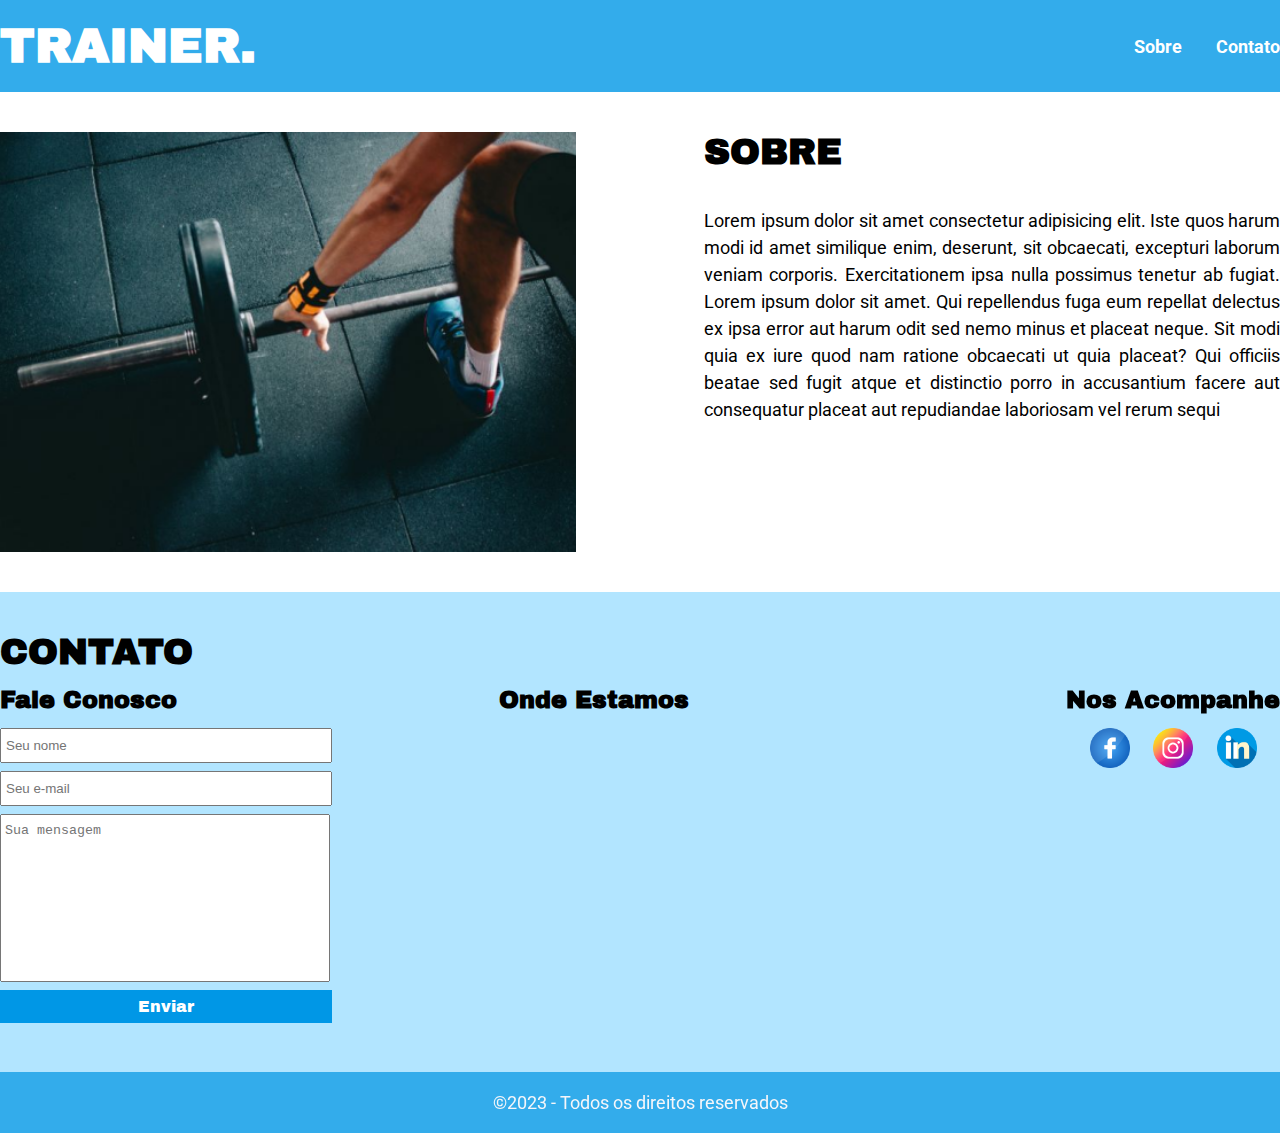
<file: 1 - site_trainer-main/index.html>
<!DOCTYPE html>
<html lang="pt">
<head>
    <meta charset="UTF-8">
    <meta name="viewport" content="width=device-width, initial-scale=1.0">
    <link rel="preconnect" href="https://fonts.googleapis.com">
    <link rel="preconnect" href="https://fonts.gstatic.com" crossorigin>
    <link href="https://fonts.googleapis.com/css2?family=Archivo+Black&family=Roboto:ital,wght@0,300;0,700;1,300&display=swap" rel="stylesheet">
    <link rel="stylesheet" href="./style.css">
    <title>TRAINER.</title>
</head>
<body>
    <header>
        <div class="container">
            <h1 id="logo">Trainer.</h1>
            <nav>
                <ul>
                    <li><a href="#sobre">Sobre</a></li>
                    <li><a href="#contato">Contato</a></li>
                </ul>
            </nav>
        </div>
    </header>

    <!-- SOBRE -->
    <section id="sobre">
        <div class="container">
            <img src="imagem/trainer_img.png" alt="imagem de uma pessoa puxando uma barra com anilhas">
            <div class="sobre_info">
                <h2>Sobre</h2>
                <p>Lorem ipsum dolor sit amet consectetur adipisicing elit. Iste quos harum modi id amet similique enim, deserunt, sit obcaecati, excepturi laborum veniam corporis. Exercitationem ipsa nulla possimus tenetur ab fugiat.
                    Lorem ipsum dolor sit amet. Qui repellendus fuga eum repellat delectus ex ipsa error aut harum odit sed nemo minus et placeat neque. Sit modi quia ex iure quod nam ratione obcaecati ut quia placeat? Qui officiis beatae sed fugit atque et distinctio porro in accusantium facere aut consequatur placeat aut repudiandae laboriosam vel rerum sequi
                </p>
            </div>
        </div>
    </section>

    <!-- CONTATO -->
    <section id="contato">
        <div class="container">
            <h2>Contato</h2>
            <div class="contato_infos">
                <div>
                    <h3>Fale Conosco</h3>
                    <form>
                        <input type="text" placeholder="Seu nome" required>
                        <input type="text" placeholder="Seu e-mail" required>
                        <textarea placeholder="Sua mensagem" cols="30" rows="10" required></textarea>
                        <button>Enviar</button>
                    </form>
                </div>

                <div>
                    <h3>Onde Estamos</h3>
                    <iframe src="https://www.google.com/maps/embed?pb=!1m18!1m12!1m3!1d122850.20111149186!2d-48.04686069488526!3d-15.800326678913747!2m3!1f0!2f0!3f0!3m2!1i1024!2i768!4f13.1!3m3!1m2!1s0x935a3bda1e97c9bb%3A0xaf4e75a2cf588c14!2sAcademia%20Smart%20Fit%20-%20Asa%20Sul%20III%20%F0%9F%92%AA%F0%9F%8F%BC!5e0!3m2!1spt-BR!2sbr!4v1695322782019!5m2!1spt-BR!2sbr" width="400" height="300" style="border:0;" allowfullscreen="" loading="lazy" referrerpolicy="no-referrer-when-downgrade"></iframe>
                </div>

                <div>
                    <h3>Nos Acompanhe</h3>
                    <div class="icons">
                        <a href=""><img src="./imagem/icons/facebook.png" alt=""></a>
                        <a href=""><img src="./imagem/icons/instagram.png" alt=""></a>
                        <a href=""><img src="./imagem/icons/linkedin.png" alt=""></a>
                    </div>
                </div>
            </div>
        </div>
    </section>

    <!-- RODAPÉ -->
    <footer>
        <div class="container">
            <p>&copy;2023 - Todos os direitos reservados</p>
        </div>
    </footer>
</body>
</html>
</file>
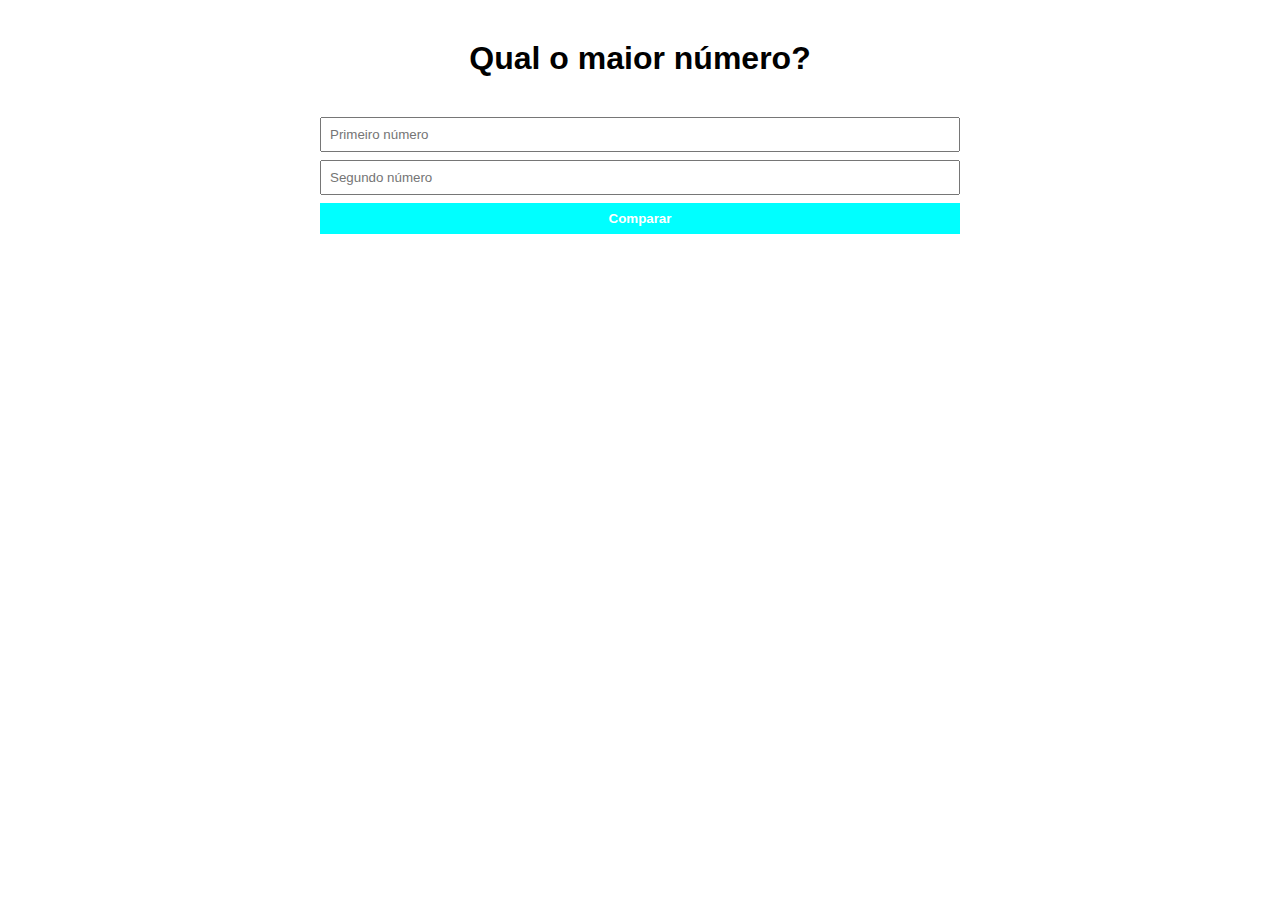
<file: 2 - exercicio_html_js-main/index.html>
<!DOCTYPE html>
<html lang="en">
<head>
    <meta charset="UTF-8">
    <meta name="viewport" content="width=device-width, initial-scale=1.0">
    <link rel="stylesheet" href="./main.css">
    <title>Número Maior</title>
</head>
<body>
    <div class="container">
        <h1>Qual o maior número?</h1>
        <form id="form-numero">
            <input type="number" id="numero_A" placeholder="Primeiro número" required>
            <input type="number" id="numero_B" placeholder="Segundo número" required>

            <button id="btn-comparar" type="submit">Comparar</button>
        </form>
        <p id="submit-message"></p>
    </div>

    <script src="./script.js"></script>
</body>
</html>
</file>
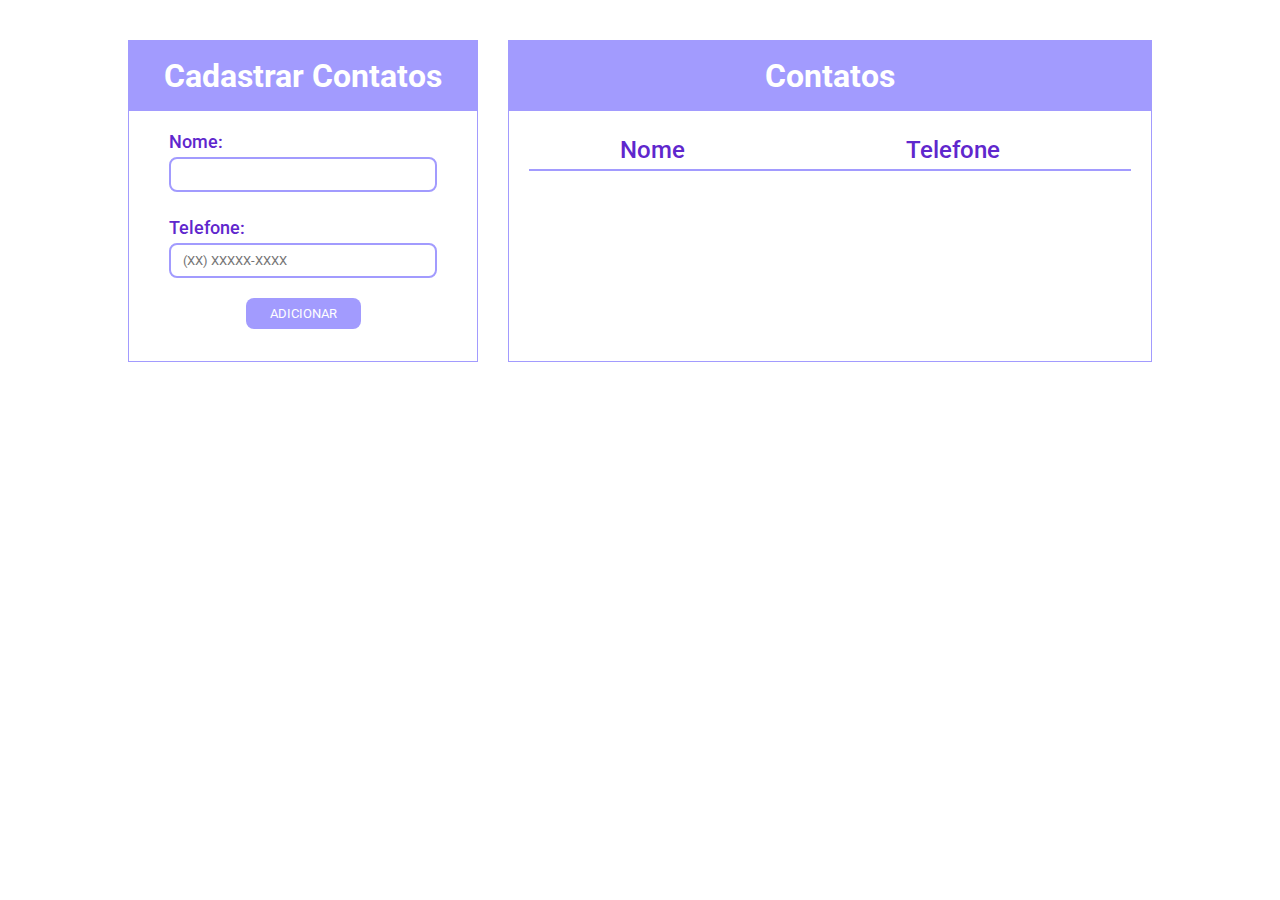
<file: 3 - exercicio_agenda_js-main/index.html>
<!DOCTYPE html>
<html lang="pt">
<head>
    <meta charset="UTF-8">
    <meta name="viewport" content="width=device-width, initial-scale=1.0">
    <link rel="preconnect" href="https://fonts.googleapis.com">
<link rel="preconnect" href="https://fonts.gstatic.com" crossorigin>
<link href="https://fonts.googleapis.com/css2?family=Archivo+Black&family=Roboto:wght@400;500;700&display=swap" rel="stylesheet">

    <link rel="stylesheet" href="./main.css">
    <title>Agenda EBAC</title>
</head>
<body>
    <div class="container">
        <section class="cadastro-container">
            <h1>Cadastrar Contatos</h1>

            <form id="form-contatos">
                <div>
                    <label for="nome">Nome:
                        <input type="text" nome="name" id="inputNome" required>
                    </label>
                </div>

                <label for="telefone">Telefone:</label>
                <input type="tel" name="telefone" id="inputTelefone" maxlength="15" placeholder="(XX) XXXXX-XXXX" onkeyup="handlePhone(event)" pattern="(\([0-9]{2}\))\s([9]{1})?([0-9]{5})-([0-9]{4})" title="Formato do telefone (99)99999-9999" required/>

                <button type="submit">Adicionar</button>
            </form>
        </section>
        
        <section class="contatos-container">
            <h1>Contatos</h1>

            <table cellspacing="0">
                <thead>
                    <tr>
                        <th>Nome</th>
                        <th>Telefone</th>
                    </tr>
                </thead>

                <tbody>
                </tbody>
            </table>

        </section>
    </div>
    <script src="./script.js"></script>
</body>
</html>
</file>
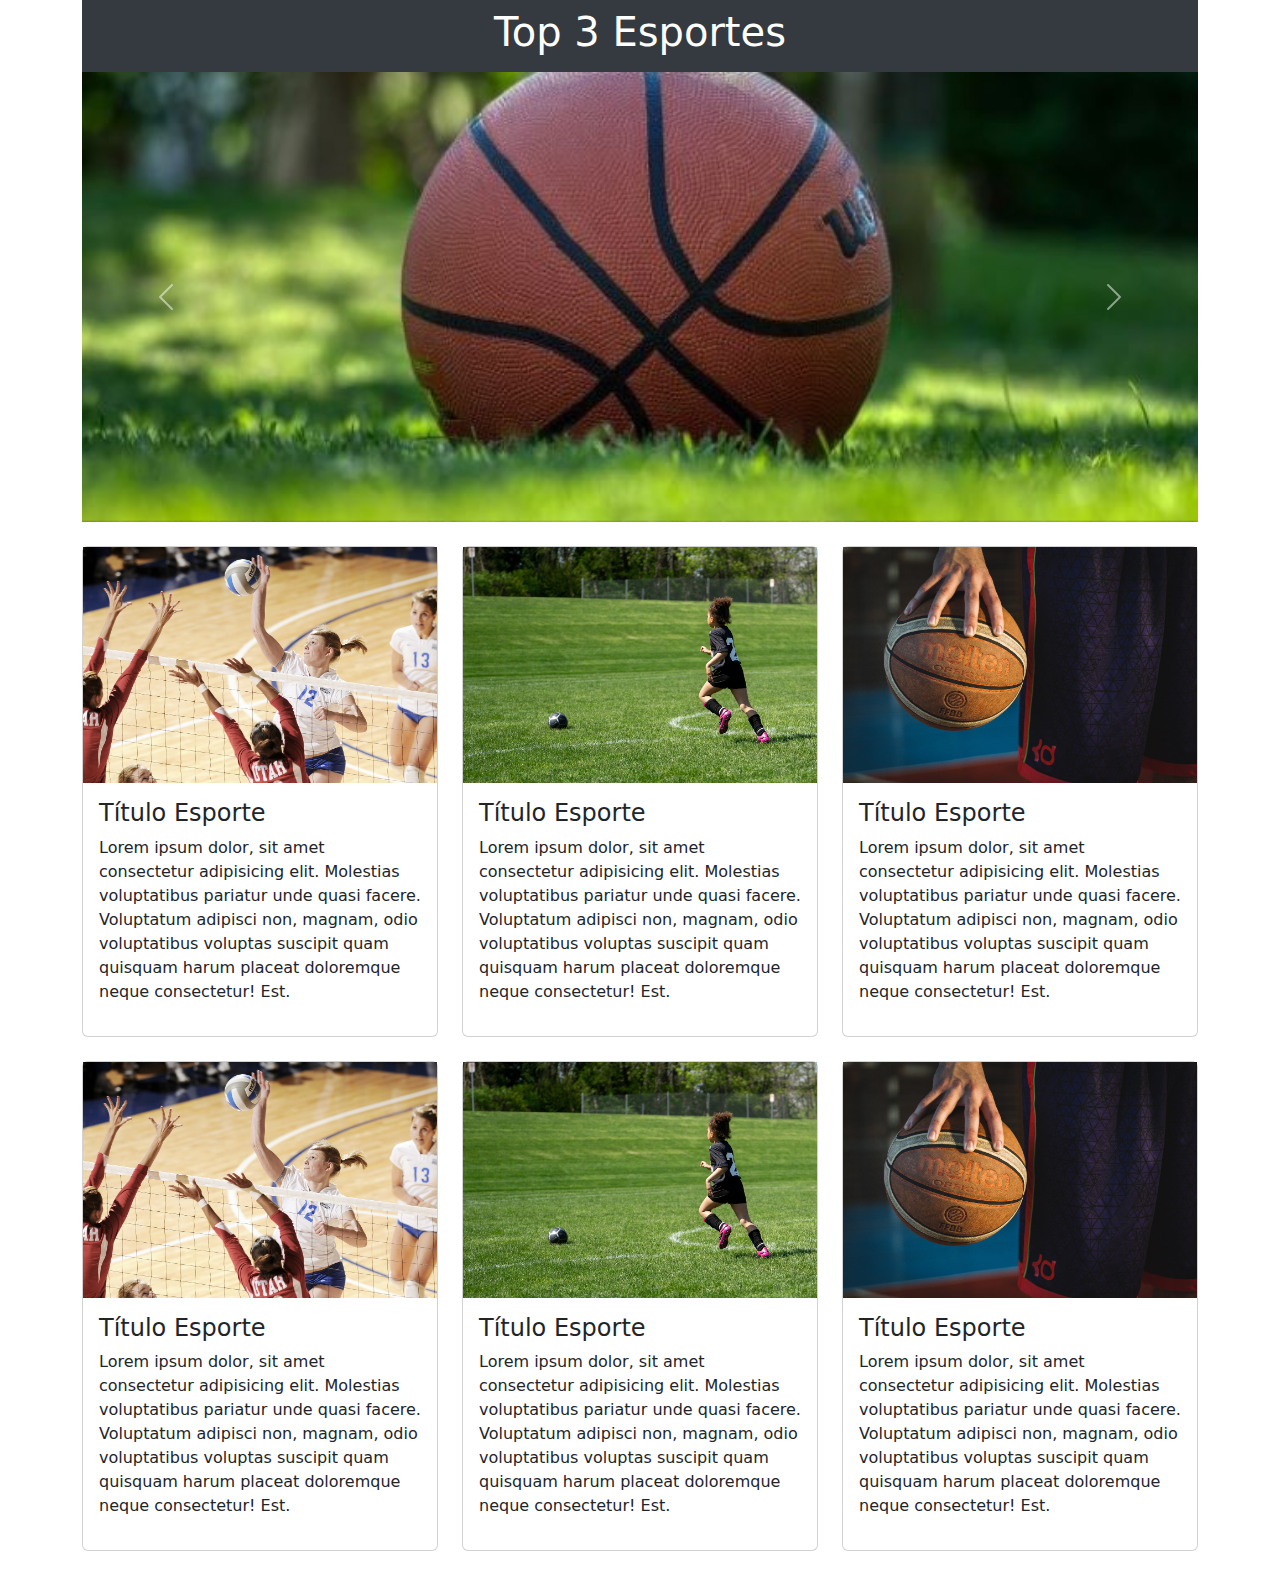
<file: 4 - bootstrap_sports-main/index.html>
<!DOCTYPE html>
<html lang="pt-BR">
<head>
    <meta charset="UTF-8">
    <meta name="viewport" content="width=device-width, initial-scale=1">
    <title>Top Esportes</title>

    <link rel="stylesheet" href="https://cdn.jsdelivr.net/npm/bootstrap@5.3.2/dist/css/bootstrap.min.css
    ">

    <style>
        header {
            background-color: var(--bs-gray-dark);
            padding: 8px 0;
        }
        
        h1 {
            color: #fff;
            text-align: center;
        }

        .carousel .carousel-item {
            max-height: 450px;
        }
        
        .carousel-item img {
            object-fit:cover;
            max-height: 450px;
        }

        .cards-section {
            padding-bottom: 1.5rem;
        }

        .card {
            margin-top: 24px;
        }
    </style>
</head>
<body>
    <div class="container">
        <header>
            <h1>Top 3 Esportes</h1>
        </header>

        <section>
            <div class="container p-0">
                <div id="carousel-sport" class="carousel slide carousel-fade" data-bs-ride="carousel">
                    <div class="carousel-inner">
                        <div data-bs-interval="3000" class="carousel-item active">
                            <img class="d-block w-100" src="./img/volei1.jpg" alt="">
                            <!-- <img class="d-block w-100" src="https://via.placeholder.com/320x320" alt=""> -->
                        </div>

                        <div data-bs-interval="3000" class="carousel-item active">
                            <img class="d-block w-100" src="./img/futebol1.jpg" alt="">
                        </div>

                        <div data-bs-interval="3000" class="carousel-item active">
                            <img class="d-block w-100" src="./img/basquete1.jpg" alt="">
                        </div>
                    </div>

                    <button data-bs-target="#carousel-sport" data-bs-slide="prev" class="carousel-control-prev" type="button">
                        <span class="carousel-control-prev-icon"></span>
                    </button>
            
                    <button data-bs-target="#carousel-sport" data-bs-slide="next" class="carousel-control-next" type="button">
                        <span class="carousel-control-next-icon"></span>
                    </button>
                </div>
            </div>
        </section>

        <section class="cards-section">
            <div class="row">
                <div class="col-lg-4 col-md-6 col-sm-12">
                    <div class="card">
                        <img src="./img/volei2.jpg" alt="">
                        <div class="card-body">
                            <h4>Título Esporte</h4>
                            <p>Lorem ipsum dolor, sit amet consectetur adipisicing elit. Molestias voluptatibus pariatur unde quasi facere. Voluptatum adipisci non, magnam, odio voluptatibus voluptas suscipit quam quisquam harum placeat doloremque neque consectetur! Est.</p>
                        </div>
                    </div>
                </div>
                <div class="col-lg-4 col-md-6 col-sm-12">
                    <div class="card">
                        <img src="./img/futebol2.jpg" alt="">
                        <div class="card-body">
                            <h4>Título Esporte</h4>
                            <p>Lorem ipsum dolor, sit amet consectetur adipisicing elit. Molestias voluptatibus pariatur unde quasi facere. Voluptatum adipisci non, magnam, odio voluptatibus voluptas suscipit quam quisquam harum placeat doloremque neque consectetur! Est.</p>
                        </div>
                    </div>
                </div>
                <div class="col-lg-4 col-md-6 col-sm-12">
                    <div class="card">
                        <img src="./img/basquete2.jpg" alt="">
                        <div class="card-body">
                            <h4>Título Esporte</h4>
                            <p>Lorem ipsum dolor, sit amet consectetur adipisicing elit. Molestias voluptatibus pariatur unde quasi facere. Voluptatum adipisci non, magnam, odio voluptatibus voluptas suscipit quam quisquam harum placeat doloremque neque consectetur! Est.</p>
                        </div>
                    </div>
                </div>

                <div class="col-lg-4 col-md-6 col-sm-12">
                    <div class="card">
                        <img src="./img/volei2.jpg" alt="">
                        <div class="card-body">
                            <h4>Título Esporte</h4>
                            <p>Lorem ipsum dolor, sit amet consectetur adipisicing elit. Molestias voluptatibus pariatur unde quasi facere. Voluptatum adipisci non, magnam, odio voluptatibus voluptas suscipit quam quisquam harum placeat doloremque neque consectetur! Est.</p>
                        </div>
                    </div>
                </div>
                <div class="col-lg-4 col-md-6 col-sm-12">
                    <div class="card">
                        <img src="./img/futebol2.jpg" alt="">
                        <div class="card-body">
                            <h4>Título Esporte</h4>
                            <p>Lorem ipsum dolor, sit amet consectetur adipisicing elit. Molestias voluptatibus pariatur unde quasi facere. Voluptatum adipisci non, magnam, odio voluptatibus voluptas suscipit quam quisquam harum placeat doloremque neque consectetur! Est.</p>
                        </div>
                    </div>
                </div>
                <div class="col-lg-4 col-md-6 col-sm-12">
                    <div class="card">
                        <img src="./img/basquete2.jpg" alt="">
                        <div class="card-body">
                            <h4>Título Esporte</h4>
                            <p>Lorem ipsum dolor, sit amet consectetur adipisicing elit. Molestias voluptatibus pariatur unde quasi facere. Voluptatum adipisci non, magnam, odio voluptatibus voluptas suscipit quam quisquam harum placeat doloremque neque consectetur! Est.</p>
                        </div>
                    </div>
                </div>
            </div>
        </section>
    </div>

    <script src="https://cdn.jsdelivr.net/npm/bootstrap@5.3.2/dist/js/bootstrap.bundle.min.js
    "></script>
</body>
</html>
</file>
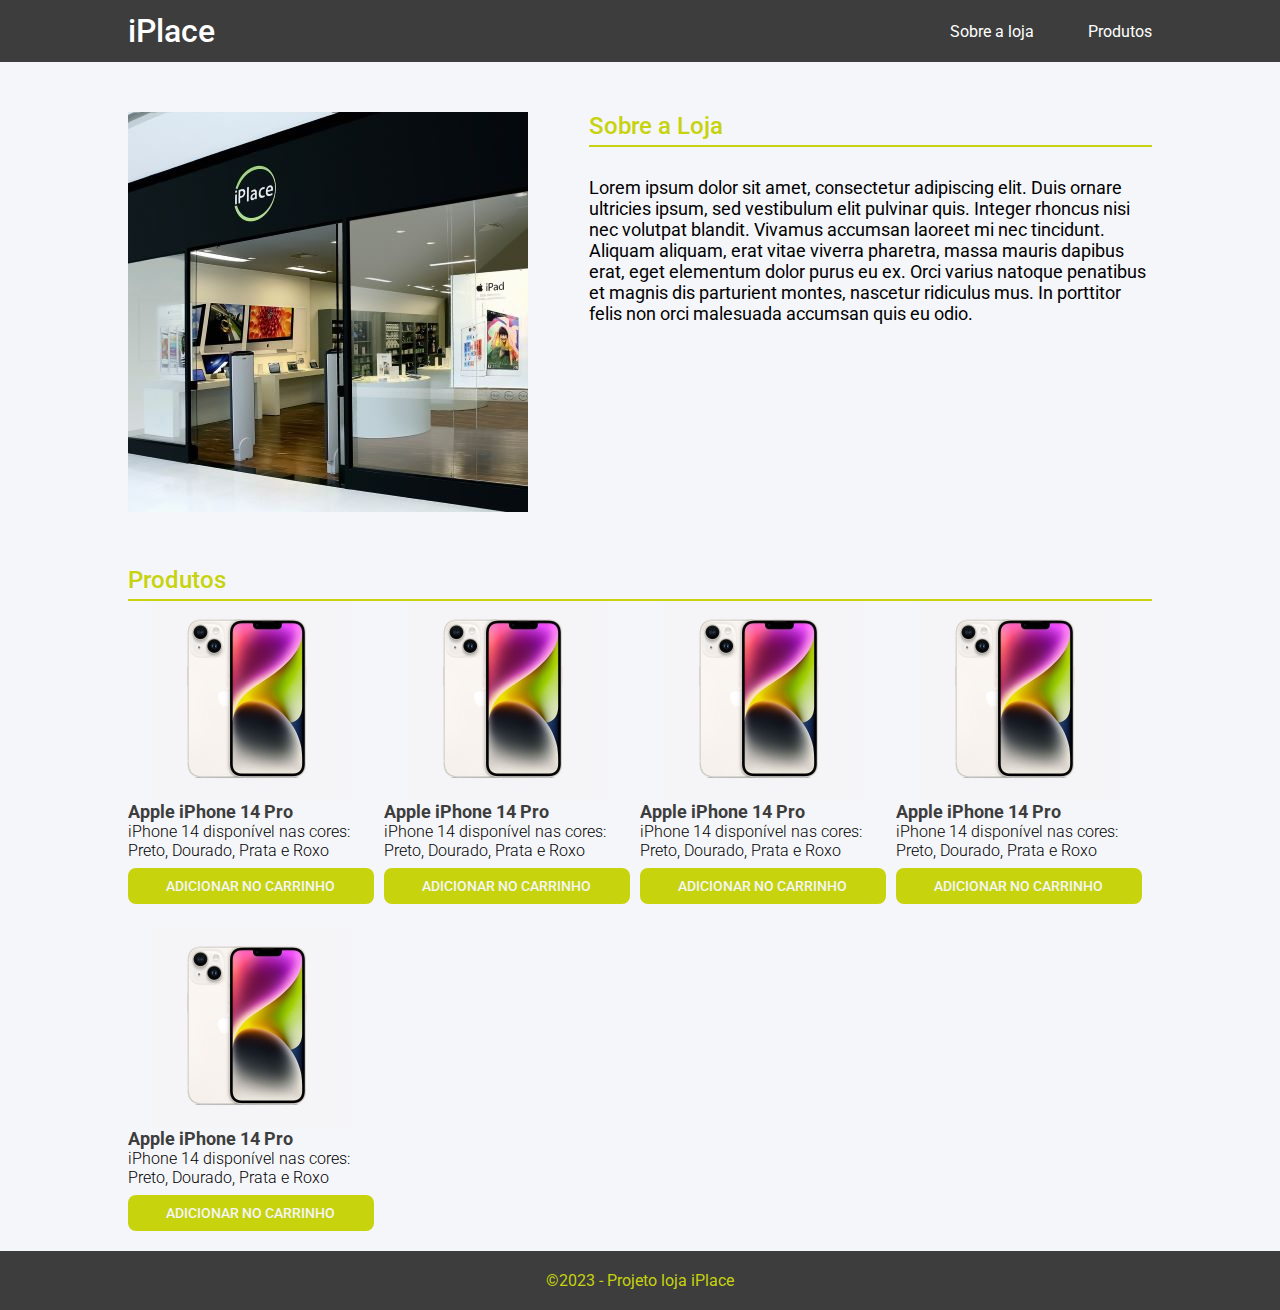
<file: 5 - ebac_iPlace_fakestore-master/index.html>
<!DOCTYPE html>
<html lang="en">
<head>
    <meta charset="UTF-8">
    <meta name="viewport" content="width=device-width, initial-scale=1.0">

    <link rel="preconnect" href="https://fonts.googleapis.com">
    <link rel="preconnect" href="https://fonts.gstatic.com" crossorigin>
    <link href="https://fonts.googleapis.com/css2?family=Roboto:wght@300;400;500;700&display=swap" rel="stylesheet">

    <link rel="stylesheet" href="./main.css">

    <title>iPLace Store</title>
</head>
<body>
    <header>
        <div class="container">
            <h1>iPlace</h1>
            <nav>
                <ul>
                    <li><a href="#sobre">Sobre a loja</a></li>
                    <li><a href="#">Produtos</a></li>
                </ul>
            </nav>
        </div>
    </header>

    <section id="sobre">
        <div class="container">
            <div>
                <img src="./img/store.png" alt="Foto da fachada da loja iPlace">
            </div>
            <div>
                <h2>Sobre a Loja</h2>    
                <p>Lorem ipsum dolor sit amet, consectetur adipiscing elit. Duis ornare ultricies ipsum, sed vestibulum elit pulvinar quis. Integer rhoncus nisi nec volutpat blandit. Vivamus accumsan laoreet mi nec tincidunt. Aliquam aliquam, erat vitae viverra pharetra, massa mauris dapibus erat, eget elementum dolor purus eu ex. Orci varius natoque penatibus et magnis dis parturient montes, nascetur ridiculus mus. In porttitor felis non orci malesuada accumsan quis eu odio.</p>
            </div>
        </div>
    </section>

    <section id="produtos">
        <div class="container">
            <h2>Produtos</h2>
            <div class="produtos">
                <div class="card">
                    <img src="./img/iphone.png" alt="foto de um iPhone 14">
                    <h3>Apple iPhone 14 Pro</h3>
                    <p>iPhone 14 disponível nas cores: Preto, Dourado, Prata e Roxo</p>
                    <button type="submit">Adicionar no carrinho</button>
                </div>

                <div class="card">
                    <img src="./img/iphone.png" alt="foto de um iPhone 14">
                    <h3>Apple iPhone 14 Pro</h3>
                    <p>iPhone 14 disponível nas cores: Preto, Dourado, Prata e Roxo</p>
                    <button type="submit">Adicionar no carrinho</button>
                </div>

                <div class="card">
                    <img src="./img/iphone.png" alt="foto de um iPhone 14">
                    <h3>Apple iPhone 14 Pro</h3>
                    <p>iPhone 14 disponível nas cores: Preto, Dourado, Prata e Roxo</p>
                    <button type="submit">Adicionar no carrinho</button>
                </div>

                <div class="card">
                    <img src="./img/iphone.png" alt="foto de um iPhone 14">
                    <h3>Apple iPhone 14 Pro</h3>
                    <p>iPhone 14 disponível nas cores: Preto, Dourado, Prata e Roxo</p>
                    <button type="submit">Adicionar no carrinho</button>
                </div>

                <div class="card">
                    <img src="./img/iphone.png" alt="foto de um iPhone 14">
                    <h3>Apple iPhone 14 Pro</h3>
                    <p>iPhone 14 disponível nas cores: Preto, Dourado, Prata e Roxo</p>
                    <button type="submit">Adicionar no carrinho</button>
                </div>
            </div>
        </div>
    </section>

    <footer>
        <p>&copy;2023 - Projeto loja iPlace</p>
    </footer>
</body>
</html>
</file>
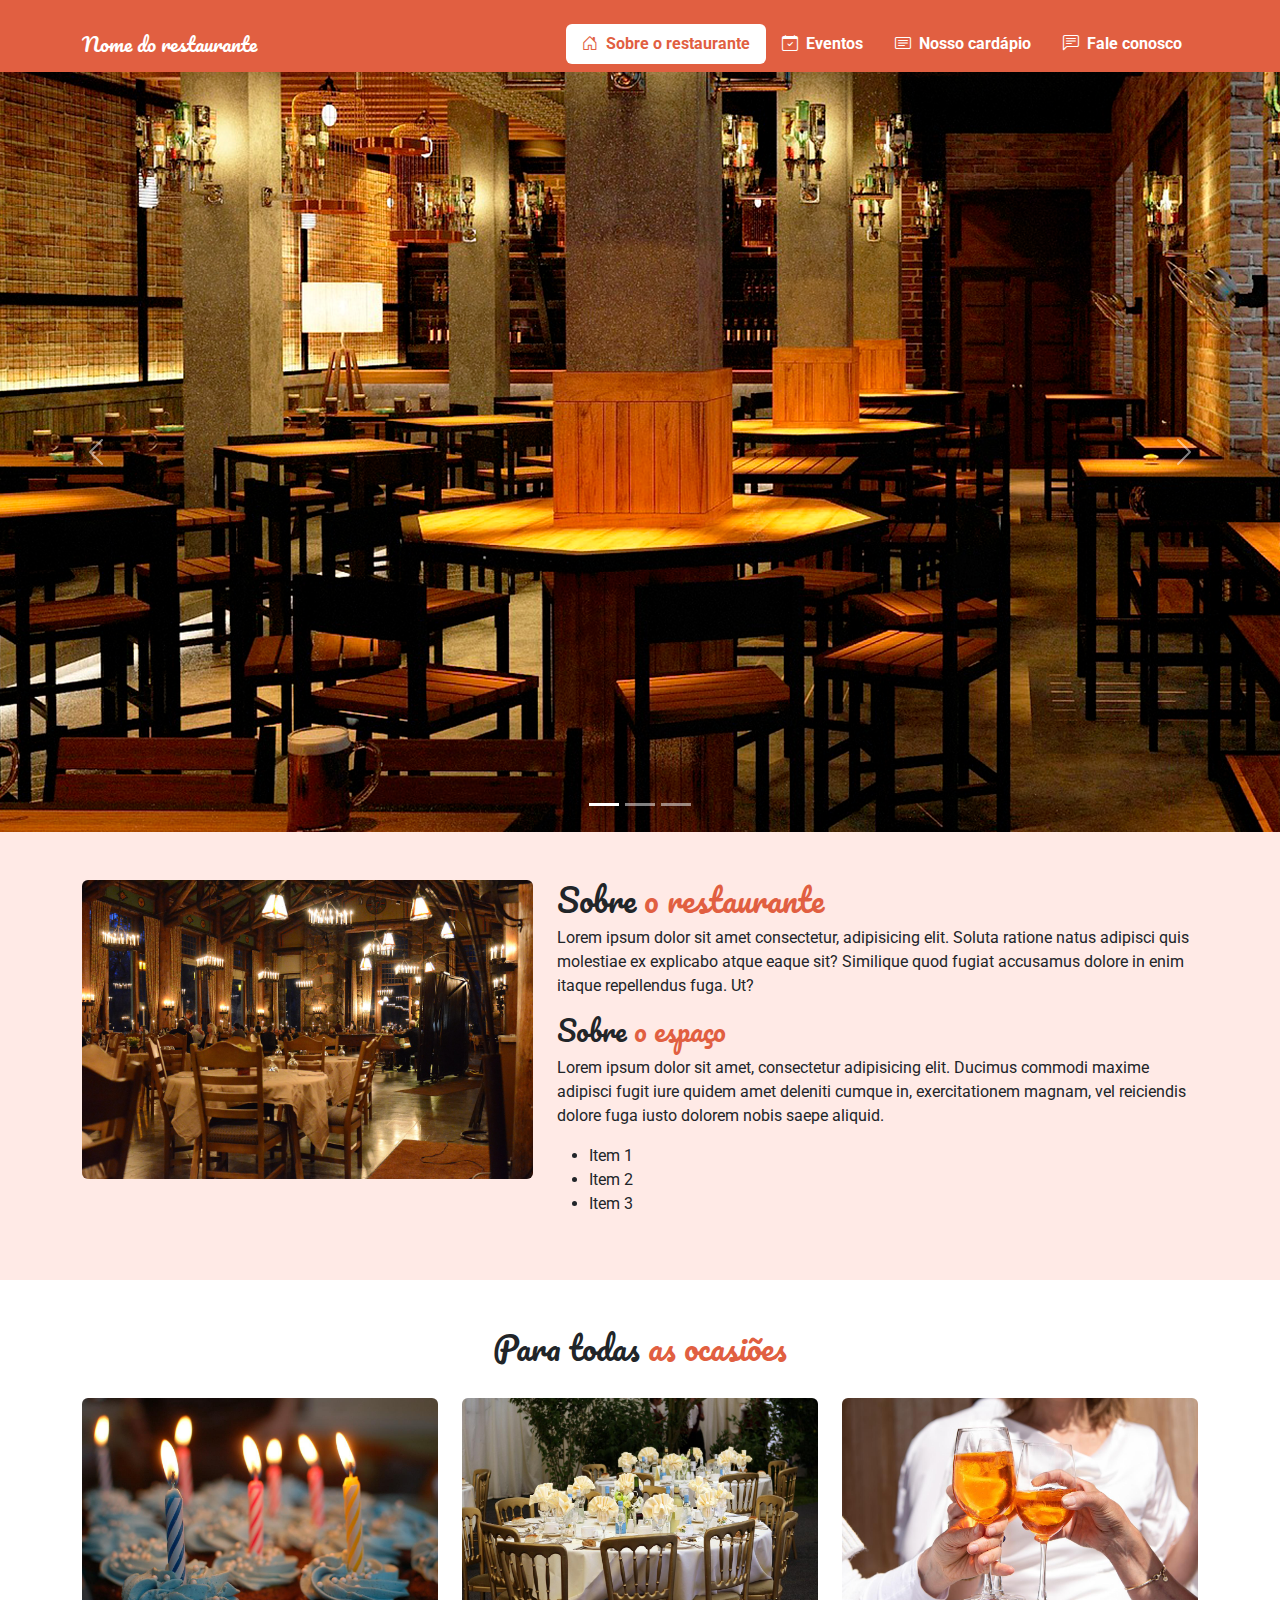
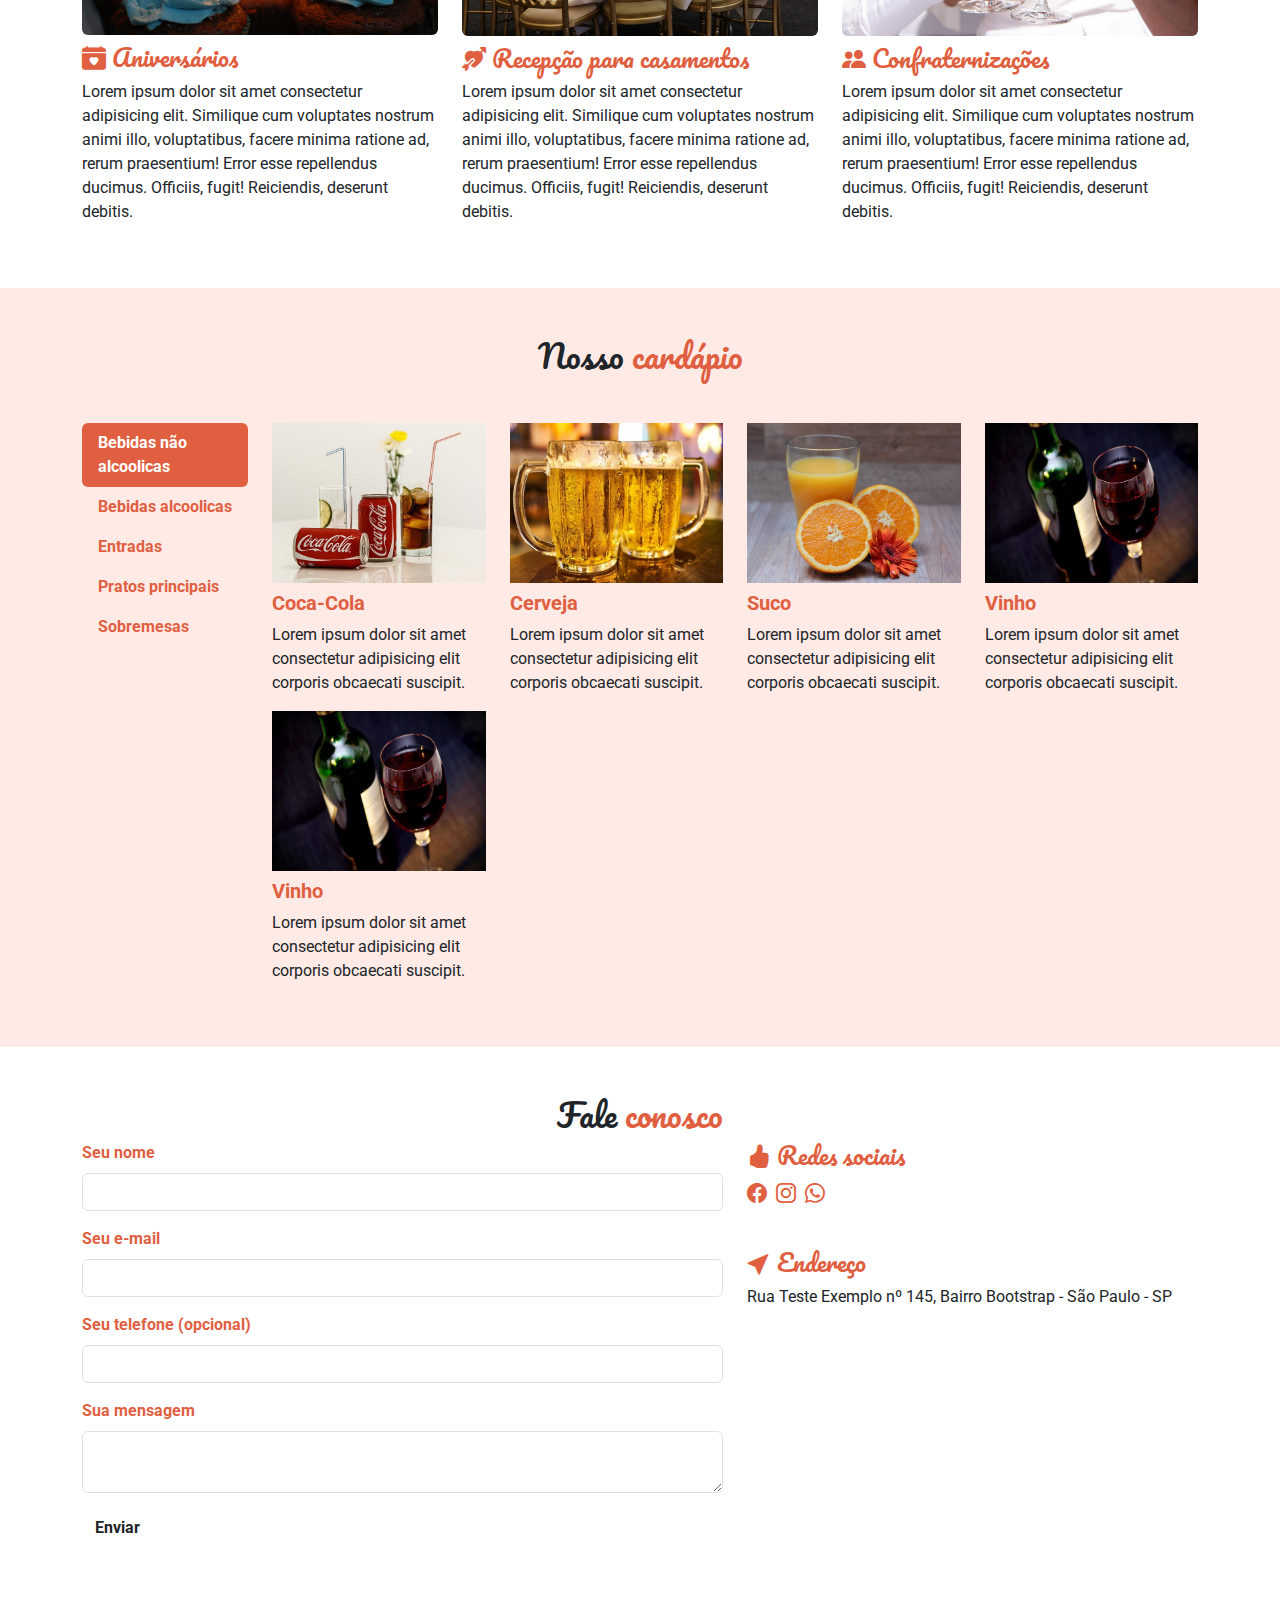
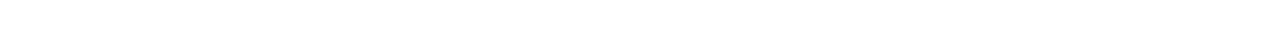
<file: 6 - restaurante_bootstrap-main/index.html>
<!DOCTYPE html>
<html lang="pt-BR">
<head>
    <meta charset="UTF-8">
    <meta name="viewport" content="width=device-width, initial-scale=1.0">
    <link rel="stylesheet" href="https://cdn.jsdelivr.net/npm/bootstrap@5.2.0/dist/css/bootstrap.min.css">
    <link rel="preconnect" href="https://fonts.googleapis.com">
    <link rel="preconnect" href="https://fonts.gstatic.com" crossorigin>
    <link href="https://fonts.googleapis.com/css2?family=Pacifico&family=Roboto:wght@400;700&display=swap" rel="stylesheet">
    <link rel="stylesheet" href="https://cdn.jsdelivr.net/npm/bootstrap-icons@1.9.1/font/bootstrap-icons.css">

    <link rel="stylesheet" href="style.css">

    <title>Restaurante</title>
</head>
<body>
    
    <header class="navbar navbar-expand-lg sticky-top pt-4" id="cabecalho">
        <div class="container">
            <h1 class="navbar-brand m-0 section-title">Nome do restaurante</h1>
            <button class="navbar-toggler" data-bs-toggle="collapse" data-bs-target="#menu-navegacao">
                <span class="navbar-toggler-icon"></span>
            </button>
            <nav class="navbar-collapse collapse justify-content-end" id="menu-navegacao">
                <ul class="nav nav-pills d-block d-md-flex">
                    <li class="nav-item fw-bold">
                        <a href="#sobre-o-restaurante" class="nav-link">
                            <i class="bi bi-house-door me-1"></i>
                            Sobre o restaurante
                        </a>
                    </li>
                    <li class="nav-item fw-bold">
                        <a href="#eventos" class="nav-link">
                            <i class="bi bi-calendar-check me-1"></i>
                            Eventos

                        </a>
                    </li>
                    <li class="nav-item fw-bold">
                        <a href="#cardapio" class="nav-link">
                            <i class="bi bi-card-text me-1"></i>
                            Nosso cardápio

                        </a>
                    </li>
                    <li class="nav-item fw-bold">
                        <a href="#fale-conosco" class="nav-link">
                            <i class="bi bi-chat-left-text me-1"></i>
                            Fale conosco

                        </a>
                    </li>
                </ul>
            </nav>
        </div>
    </header>

    <div data-bs-spy="scroll" data-bs-target="#cabecalho" data-bs-smooth-scroll="true">
        <section id="sobre-o-restaurante">
            <div id="carousel" class="carousel slide" data-bs-ride="carousel">
                <div class="carousel-inner">
                    <div class="carousel-item active" data-bs-interval="3000">
                        <img src="images/slides/slide1.png" alt="">
                    </div>
                    <div class="carousel-item" data-bs-interval="3000">
                        <img src="images/slides/slide2.png" alt="">
                    </div>
                    <div class="carousel-item" data-bs-interval="3000">
                        <img src="images/slides/slide3.png" alt="">
                    </div>
                </div>
                <button class="carousel-control-prev" type="button" data-bs-target="#carousel" data-bs-slide="prev">
                    <span class="carousel-control-prev-icon"></span>
                </button>
                <button class="carousel-control-next" type="button" data-bs-target="#carousel" data-bs-slide="next">
                    <span class="carousel-control-next-icon"></span>
                </button>
    
                <div class="carousel-indicators">
                    <button class="active" type="button" data-bs-target="#carousel" data-bs-slide-to="0"></button>
                    <button type="button" data-bs-target="#carousel" data-bs-slide-to="1"></button>
                    <button type="button" data-bs-target="#carousel" data-bs-slide-to="2"></button>
                </div>
            </div>
    
            <div class="pt-5 pb-5">
                <div class="container">
                    <div class="row">
                        <div class="col-md-5">
                            <img src="images/restaurante.jpg" class="d-block w-100 rounded" alt="">
                        </div>
                        <div class="col-md-7 mt-3 mt-md-0">
                            <h2 class="section-title">Sobre <span class="text-colored">o restaurante</span></h2>
                            <p>Lorem ipsum dolor sit amet consectetur, adipisicing elit. Soluta ratione natus adipisci quis molestiae ex explicabo atque eaque sit? Similique quod fugiat accusamus dolore in enim itaque repellendus fuga. Ut?</p>
                            <h3 class="section-title">Sobre <span class="text-colored">o espaço</span></h3>
                            <p>Lorem ipsum dolor sit amet, consectetur adipisicing elit. Ducimus commodi maxime adipisci fugit iure quidem amet deleniti cumque in, exercitationem magnam, vel reiciendis dolore fuga iusto dolorem nobis saepe aliquid.</p>
                            <ul>
                                <li>Item 1</li>
                                <li>Item 2</li>
                                <li>Item 3</li>
                            </ul>
                        </div>
                    </div>
                </div>
            </div>
        </section>

        <section id="eventos" class="pt-5 pb-5">
            <div class="container">
                <div class="row">
                    <h2 class="section-title text-center">Para todas <span class="text-colored">as ocasiões</span></h2>
                </div>
                <div class="row mt-4">
                    <div class="col-md-4">
                        <img src="images/eventos/aniversario.jpg" class="d-block w-100 rounded mb-2">
                        <h3 class="section-title text-colored fs-4">
                            <i class="bi bi-calendar-heart-fill"></i>
                            Aniversários
                        </h3>
                        <p>Lorem ipsum dolor sit amet consectetur adipisicing elit. Similique cum voluptates nostrum animi illo, voluptatibus, facere minima ratione ad, rerum praesentium! Error esse repellendus ducimus. Officiis, fugit! Reiciendis, deserunt debitis.</p>
                    </div>
                    <div class="col-md-4">
                        <img src="images/eventos/casamento.jpg" class="d-block w-100 rounded mb-2">
                        <h3 class="section-title text-colored fs-4">
                            <i class="bi bi-arrow-through-heart-fill"></i>
                            Recepção para casamentos
                        </h3>
                        <p>Lorem ipsum dolor sit amet consectetur adipisicing elit. Similique cum voluptates nostrum animi illo, voluptatibus, facere minima ratione ad, rerum praesentium! Error esse repellendus ducimus. Officiis, fugit! Reiciendis, deserunt debitis.</p>
                    </div>
                    <div class="col-md-4">
                        <img src="images/eventos/confraternizacoes.jpg" class="d-block w-100 rounded mb-2">
                        <h3 class="section-title text-colored fs-4">
                            <i class="bi bi-people-fill"></i>
                            Confraternizações
                        </h3>
                        <p>Lorem ipsum dolor sit amet consectetur adipisicing elit. Similique cum voluptates nostrum animi illo, voluptatibus, facere minima ratione ad, rerum praesentium! Error esse repellendus ducimus. Officiis, fugit! Reiciendis, deserunt debitis.</p>
                    </div>
                </div>  
            </div>
        </section>

        <section id="cardapio" class="pt-5 pb-5">
            <div class="container">
                <div class="row">
                    <h2 class="section-title text-center mb-5">Nosso <span class="text-colored">cardápio</span></h2>
                </div>
                <div class="row">
                    <aside class="col-md-2">
                        <nav class="nav nav-pills flex-column nav-cardapio">
                            <button type="button" data-bs-toggle="tab" data-bs-target="#bebidas-sem-alcool" class="nav-link text-colored fw-bold text-start active">Bebidas não alcoolicas</button>
                            <button type="button" data-bs-toggle="tab" data-bs-target="#bebidas-alcoolicas" class="nav-link text-colored fw-bold text-start">Bebidas alcoolicas</button>
                            <button type="button" data-bs-toggle="tab" data-bs-target="#entradas" class="nav-link text-colored fw-bold text-start">Entradas</button>
                            <button type="button" data-bs-toggle="tab" data-bs-target="#pratos-principais" class="nav-link text-colored fw-bold text-start">Pratos principais</button>
                            <button type="button" data-bs-toggle="tab" data-bs-target="#sobremesas" class="nav-link text-colored fw-bold text-start">Sobremesas</button>
                        </nav>
                    </aside>
                    <div class="col-md-10">
                        <div class="tab-content">
                            <div class="tab-pane active" id="bebidas-sem-alcool">
                                <div class="row">
                                    <div class="col-md-3">
                                        <div class="ratio ratio-4x3">
                                            <img src="images/cardapio/bebidas/coca-cola.jpg" class="d-block w-100">
                                        </div>
                                        <h5 class="text-colored fw-bold mt-2">Coca-Cola</h5>
                                        <p>Lorem ipsum dolor sit amet consectetur adipisicing elit corporis obcaecati suscipit.</p>
                                    </div>

                                    <div class="col-md-3">
                                        <div class="ratio ratio-4x3">
                                            <img src="images/cardapio/bebidas/cerveja.jpg" class="d-block w-100">
                                        </div>
                                        <h5 class="text-colored fw-bold mt-2">Cerveja</h5>
                                        <p>Lorem ipsum dolor sit amet consectetur adipisicing elit corporis obcaecati suscipit.</p>
                                    </div>

                                    <div class="col-md-3">
                                        <div class="ratio ratio-4x3">
                                            <img src="images/cardapio/bebidas/suco.jpg" class="d-block w-100">
                                        </div>
                                        <h5 class="text-colored fw-bold mt-2">Suco</h5>
                                        <p>Lorem ipsum dolor sit amet consectetur adipisicing elit corporis obcaecati suscipit.</p>
                                    </div>

                                    <div class="col-md-3">
                                        <div class="ratio ratio-4x3">
                                            <img src="images/cardapio/bebidas/vinho.jpg" class="d-block w-100">
                                        </div>
                                        <h5 class="text-colored fw-bold mt-2">Vinho</h5>
                                        <p>Lorem ipsum dolor sit amet consectetur adipisicing elit corporis obcaecati suscipit.</p>
                                    </div>

                                    <div class="col-md-3">
                                        <div class="ratio ratio-4x3">
                                            <img src="images/cardapio/bebidas/vinho.jpg" class="d-block w-100">
                                        </div>
                                        <h5 class="text-colored fw-bold mt-2">Vinho</h5>
                                        <p>Lorem ipsum dolor sit amet consectetur adipisicing elit corporis obcaecati suscipit.</p>
                                    </div>
                                </div>
                            </div>
                            <div class="tab-pane" id="bebidas-alcoolicas">
                                <div class="row">
                                    <div class="col-md-3">
                                        <img class="d-block w-100" src="images/cardapio/bebidas/cerveja.jpg" alt="Cerveja">
                                        <h5 class="text-colored fw-bold mt-2">Cerveja</h5>
                                        <p>
                                            Lorem ipsum dolor sit amet consectetur adipisicing elit.
                                        </p>
                                    </div>
                                    <div class="col-md-3">
                                        <img class="d-block w-100" src="images/cardapio/bebidas/vinho.jpg" alt="Vinho">
                                        <h5 class="text-colored fw-bold mt-2">Vinho</h5>
                                        <p>
                                            Lorem ipsum dolor sit amet consectetur adipisicing elit.
                                        </p>
                                    </div>
                                </div>
                            </div>
                            <div class="tab-pane" id="entradas">
                                <div class="row">
                                    <div class="col-md-3">
                                        <img class="d-block w-100" src="images/cardapio/entradas/entrada.jpg" alt="Nome da entrada">
                                        <h5 class="text-colored fw-bold mt-2">Nome da entrada</h5>
                                        <p>
                                            Lorem ipsum dolor sit amet consectetur adipisicing elit.
                                        </p>
                                    </div>
                                </div>
                            </div>
                        </div>
                    </div>
                </div>
            </div>
        </section>

        <section id="fale-conosco" class="pt-5 pb-5">
            <div class="container">
                <div class="row">
                    <h2 class="section-title text-center">Fale <span class="text-colored">conosco</span></h2>
                </div>
                <div class="row">
                    <div class="col-md-7 mb-5">
                        <form>
                            <div class="mb-3">
                                <label for="nome" class="form-label fw-bold text-colored">Seu nome</label>
                                <input type="text" id="nome" class="form-control" required>
                            </div>
                            <div class="mb-3">
                                <label for="email" class="form-label fw-bold text-colored">Seu e-mail</label>
                                <input type="email" id="email" class="form-control" required>
                            </div>
                            <div class="mb-3">
                                <label for="telefone" class="form-label fw-bold text-colored">Seu telefone (opcional)</label>
                                <input type="tel" id="telefone" class="form-control">
                            </div>
                            <div class="mb-3">
                                <label for="mensagem" class="form-label fw-bold text-colored">Sua mensagem</label>
                                <textarea class="form-control" id="mensagem" required></textarea>
                            </div>
                            <button type="submit" class="btn fw-bold">Enviar</button>
                        </form>
                    </div>
                    <div class="col-md-5">
                        <div class="row">
                            <h3 class="section-title fs-4 text-colored">
                                <i class="bi bi-hand-thumbs-up-fill"></i>
                                Redes sociais
                            </h3>
                            <ul class="social-links">
                                <li class="fs-5">
                                    <a href="#">
                                        <i class="bi bi-facebook text-colored"></i>
                                    </a>
                                </li>
                                <li class="fs-5 ms-1 me-1">
                                    <a href="#">
                                        <i class="bi bi-instagram text-colored"></i>
                                    </a>
                                </li>
                                <li class="fs-5">
                                    <a href="#">
                                        <i class="bi bi-whatsapp text-colored"></i>
                                    </a>
                                </li>
                            </ul>
                        </div>
                        <div class="row mt-4">
                            <h3 class="section-title fs-4 text-colored">
                                <i class="bi bi-cursor-fill"></i>
                                Endereço
                            </h3>
                            <p>
                                Rua Teste Exemplo nº 145, Bairro Bootstrap - São Paulo - SP
                            </p>
                        </div>
                    </div>
                </div>
            </div>
        </section>
    </div>


    <script src="https://cdn.jsdelivr.net/npm/bootstrap@5.2.0/dist/js/bootstrap.bundle.min.js"></script>
</body>
</html>
</file>
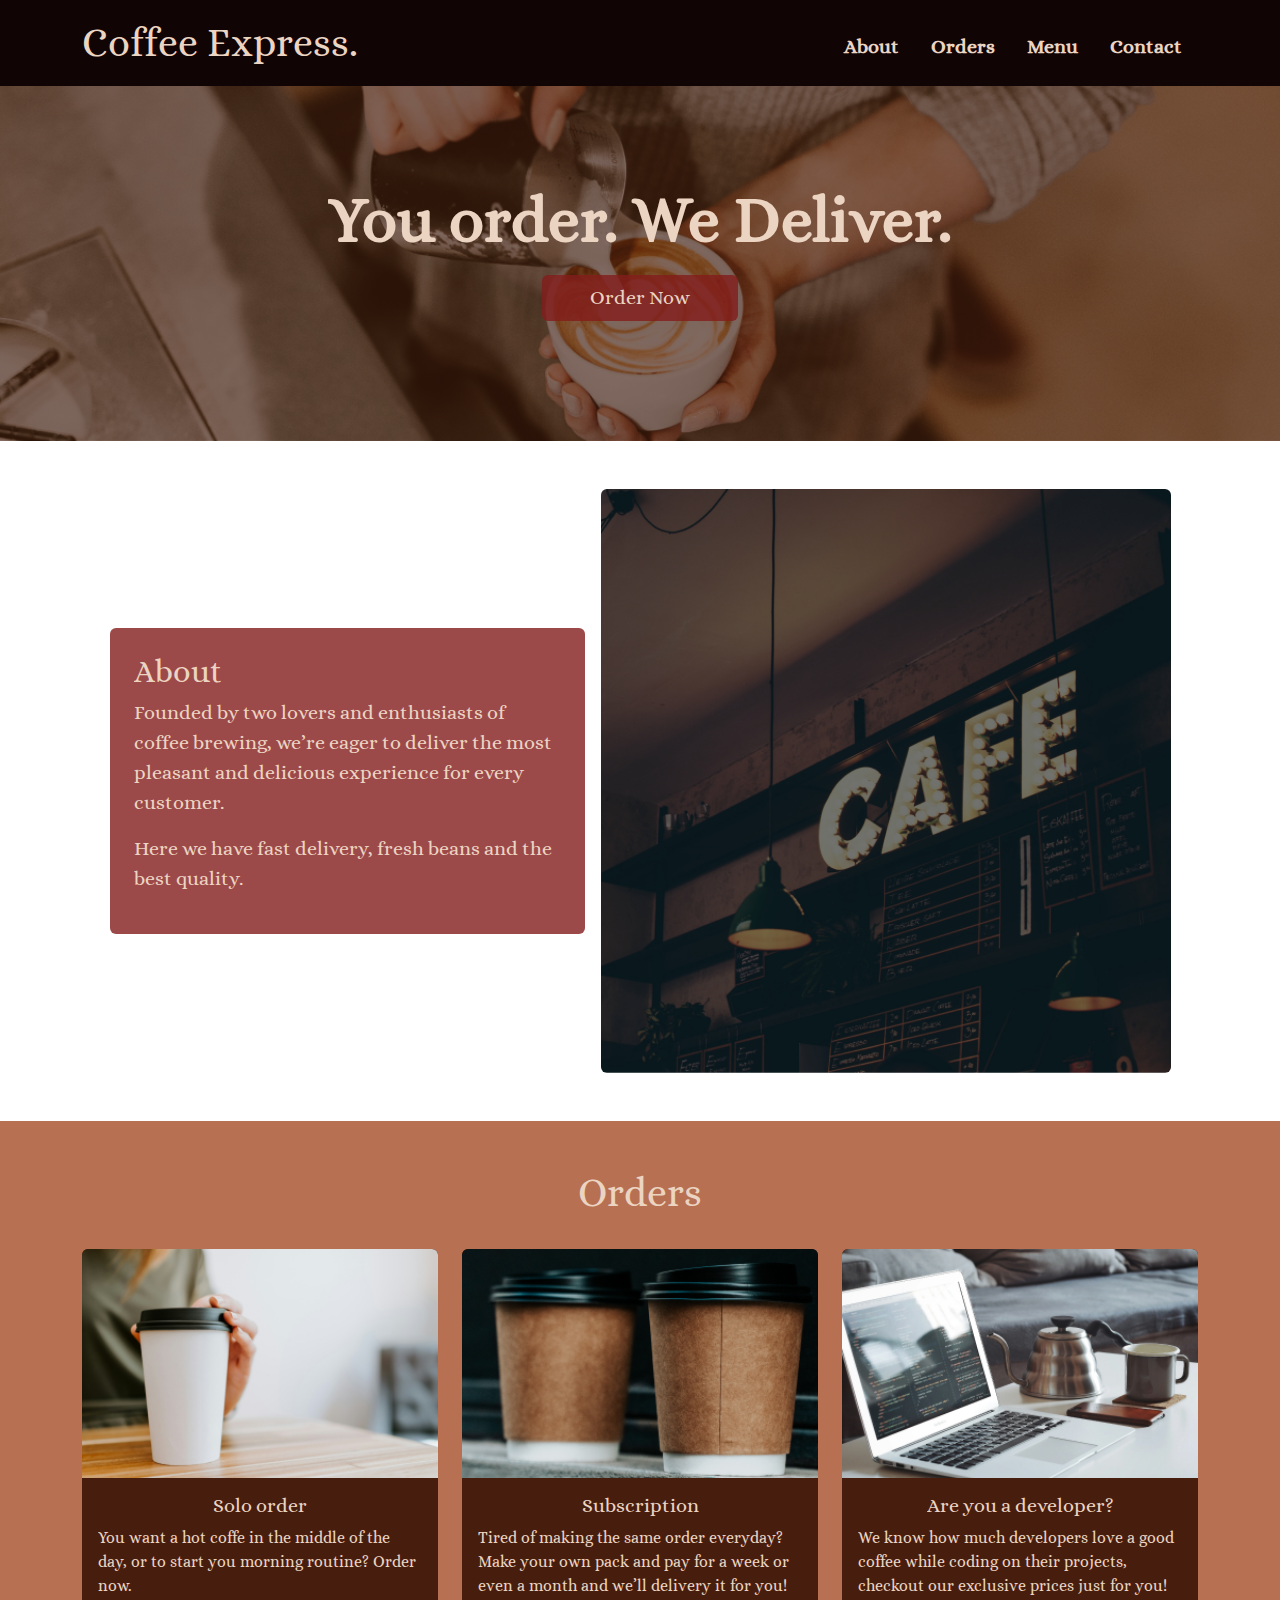
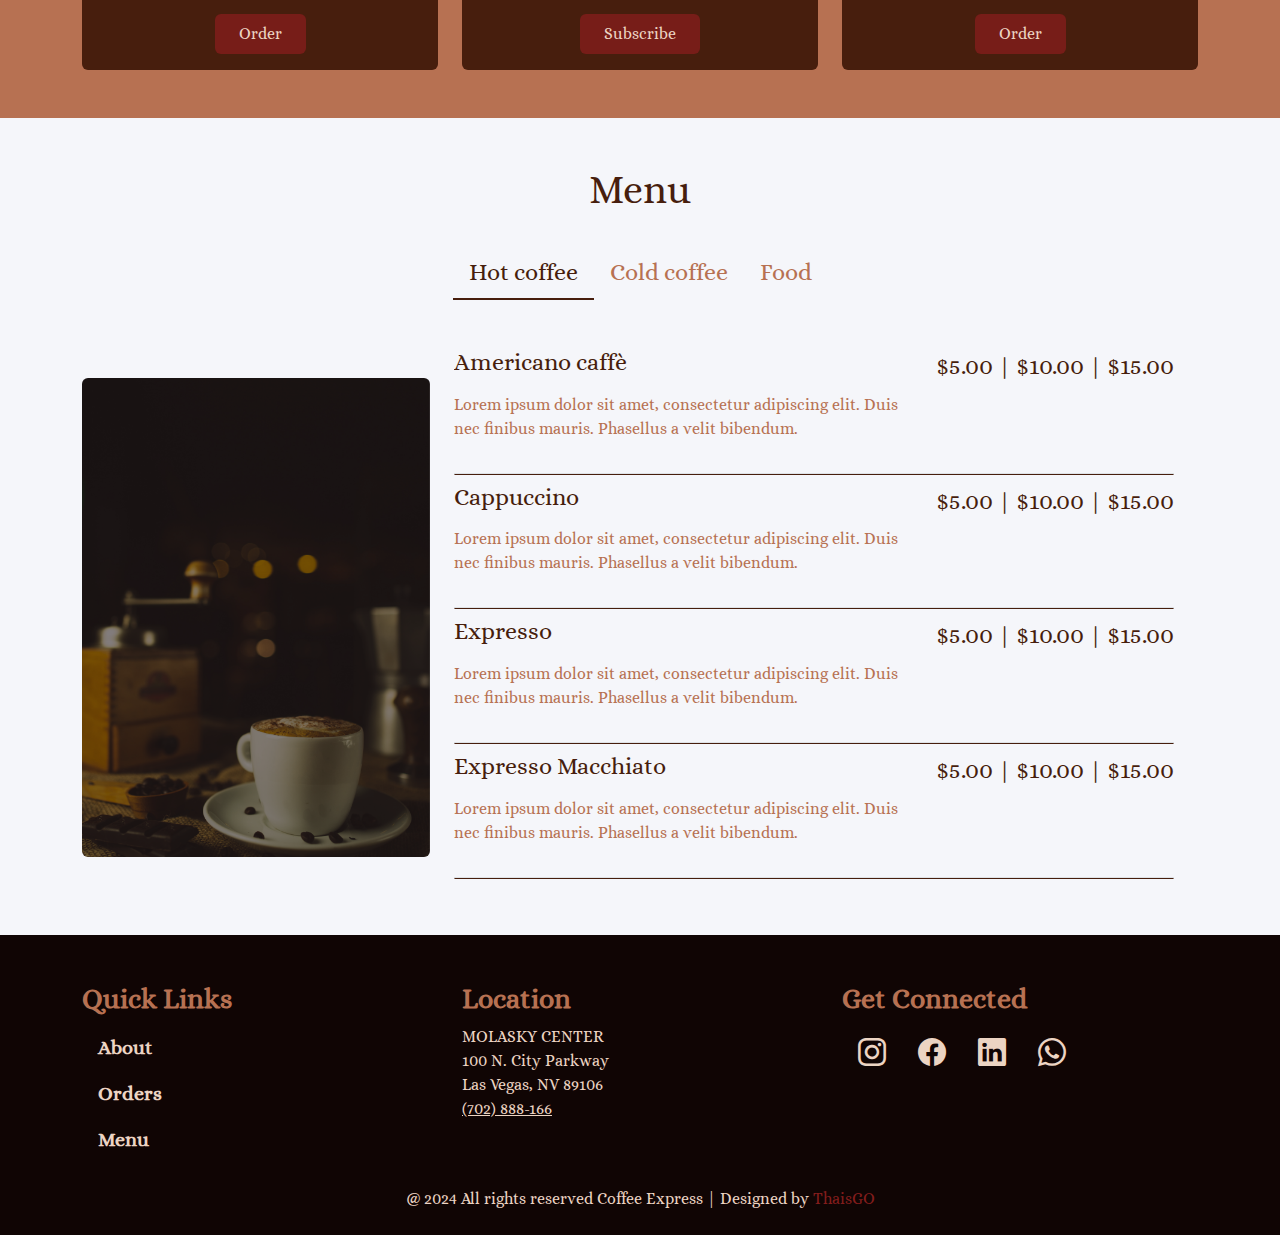
<file: 7 - coffee_express-main/index.html>
<!DOCTYPE html>
<html lang="en">
<head>
    <meta charset="UTF-8">
    <meta name="viewport" content="width=device-width, initial-scale=1.0">

    <link href="https://cdn.jsdelivr.net/npm/bootstrap@5.3.3/dist/css/bootstrap.min.css" rel="stylesheet">
    <link rel="stylesheet" href="https://cdn.jsdelivr.net/npm/bootstrap-icons@1.11.3/font/bootstrap-icons.min.css">

    <link rel="preconnect" href="https://fonts.googleapis.com">
    <link rel="preconnect" href="https://fonts.gstatic.com" crossorigin>
    <link href="https://fonts.googleapis.com/css2?family=Alice&display=swap" rel="stylesheet">

    <link rel="stylesheet" href="style.css">

    <title>Coffee Express</title>
</head>
<body>
    <header class="navbar navbar-expand-lg sticky-top py-3">
        <div class="container">
            <h1 class="fs-1 m-0 cl-cream">Coffee Express.</h1>
            <button class="navbar-toggler" data-bs-toggle="collapse" data-bs-target="#menu-navegacao">
                <span class="navbar-toggler-icon"></span>
            </button>

            <nav class="navbar-collapse collapse justify-content-end" id="menu-navegacao">
                <ul class="nav nav-pills d-block d-lg-flex mt-md-2">
                    <li class="nav-item fw-bold text-md-center">
                        <a href="#about" class="nav-link fs-5 cl-cream">About</a>
                    </li>
                    <li class="nav-item fw-bold text-md-center">
                        <a href="#orders" class="nav-link fs-5 cl-cream">Orders</a>
                    </li>
                    <li class="nav-item fw-bold text-md-center">
                        <a href="#menu" class="nav-link fs-5 cl-cream">Menu</a>
                    </li>
                    <li class="nav-item fw-bold text-md-center">
                        <a href="#contact" class="nav-link fs-5 cl-cream">Contact</a>
                    </li>
                </ul>
            </nav>
        </div>
    </header>
    
    <section lc-helper="background" id="hero" class="container-fluid py-5 d-flex justify-content-center">
        <div class="hero-info p-5 mb-4 col-12 d-flex flex-column align-items-center">
            <h2 class="fw-bolder display-3 text-center cl-cream">You order. We Deliver.</h2>
            <a class="btn fs-5 mt-2 px-5 py-2 cl-cream" href="#" role="button">Order Now</a>
        </div>
    </section>

    <section id="about" class="pt-5 pb-5">
        <div class="container">
            <div class="row d-md-flex  justify-content-center align-items-center">
                <div class="about-info col-md-5 col-sm-12 d-block me-md-3 mb-3 mb-md-0 p-4 rounded">
                    <h2 class="cl-cream">About</h2>
                    <p class="fs-5 cl-cream">Founded by two lovers and enthusiasts of coffee brewing, we’re eager to deliver the most pleasant and delicious experience for every customer.</p>
                    <p class="fs-5 cl-cream">Here we have fast delivery, fresh beans and the best quality.</p>
                </div>

                <div class="about-image col-md-6 px-0">
                    <img src="images/about-shop 1.png" class="d-block w-100 rounded">
                </div>
            </div>
        </div>
    </section>

    <section id="orders" class="orders pt-5 pb-5">
        <div class="container">
            <div class="row pb-4">
                <div class="col-12">
                    <h1 class="text-center cl-cream">Orders</h1>
                </div>
            </div>

            <div class="row d-flex justify-content-center align-items-stretch">
                <div class="col-12 col-md-4  mb-3 mb-md-0">
                    <div class="card">
                        <img class="card-img-top d-block w-100" src="./images/solo-order 1.png">
                        <div class="card-body  d-flex flex-column justify-content-around align-items-center">
                            <h5 class="card-title cl-cream">Solo order</h5>
                            <p class="card-text cl-cream">You want a hot coffe in the middle of the day, or to start you morning routine? Order now.</p>
                            <a href="#" class="btn py-2 px-4 cl-cream">Order</a>
                        </div>
                    </div>
                </div>

                <div class="col-12 col-md-4 mb-3 mb-md-0">
                    <div class="card">
                        <img class="card-img-top d-block w-100" src="./images/subscription.png">
                        <div class="card-body d-flex flex-column justify-content-around align-items-center">
                            <h5 class="card-title cl-cream">Subscription</h5>
                            <p class="card-text cl-cream">Tired of making the same order everyday? Make your own pack and pay for a week or even a month and we’ll delivery it for you!</p>
                            <a href="#" class="btn py-2 px-4 cl-cream">Subscribe</a>
                        </div>
                    </div>
                </div>

                <div class="col-12 col-md-4 mb-3 mb-md-0">
                    <div class="card">
                        <img class="card-img-top d-block w-100" src="./images/developer.png">
                        <div class="card-body d-flex flex-column justify-content-around align-items-center">
                            <h5 class="card-title cl-cream">Are you a developer?</h5>
                            <p class="card-text cl-cream">We know how much developers love a good coffee while coding on their projects, checkout our exclusive prices just for you!</p>
                            <a href="#" class="btn py-2 px-4 cl-cream">Order</a>
                        </div>
                    </div>
                </div>
            </div>
        </div>
    </section>

    <section id="menu" class="menu pt-5 pb-5 bg-light">
        <div class="container">
            <div class="row pb-4">
                <h1 class="text-center cl-brown">Menu</h1>
            </div>

            <div class="row">
                <div class="col-12 pb-5">
                    <ul class="nav nav-pills nav-menu justify-content-center" role="tablist">
                        <li class="nav-item" role="presentation">
                            <button class="nav-link active" id="home-tab" data-bs-toggle="tab" data-bs-target="#hot-coffee" type="button" role="tab" aria-controls="home" aria-selected="true">Hot coffee</button>
                        </li>
                        <li class="nav-item" role="presentation">
                            <button class="nav-link" id="profile-tab" data-bs-toggle="tab" data-bs-target="#cold-coffee" type="button" role="tab" aria-controls="profile" aria-selected="false">Cold coffee</button>
                        </li>
                        <li class="nav-item" role="presentation">
                            <button class="nav-link" id="contact-tab" data-bs-toggle="tab" data-bs-target="#food" type="button" role="tab" aria-controls="contact" aria-selected="false">Food</button>
                        </li>
                    </ul>
                </div>

                <!-- HOT COFFEE -->
                <div class="row">
                    <div class="tab-content" id="myTabContent">
                        <div class="tab-pane fade show active" id="hot-coffee" role="tabpanel" aria-labelledby="hot-tab">
                            <div class="row d-flex align-items-center">
                                <div class="col-lg-4">
                                    <img src="./images/menu-hot-coffee.png" alt="" class="d-lg-block d-none w-100 rounded">
                                </div>

                                <div class="col-lg-8">
                                    <!-- ITEM 1 -->
                                    <div class="row">
                                        <div class="col-12">
                                            <div class="d-flex flex-column flex-lg-row justify-content-between">
                                                <h3 class="fs-4 cl-brown">Americano caffè</h3>
                                                <div class="fs-4 cl-brown">$5.00 | $10.00 | $15.00</div>
                                            </div>
                                        </div>
                                    </div>

                                    <div class="row">
                                        <div class="col-12 col-lg-8">
                                            <p class="fs-6 py-2 cl-light">Lorem ipsum dolor sit amet, consectetur adipiscing elit. Duis nec  finibus mauris. Phasellus a velit bibendum.</p>
                                        </div>
                                    </div>

                                    <div class="row py-2">
                                        <div class="col-12">
                                            <div class="border border-bottom"></div>
                                        </div>
                                    </div>

                                    <!-- ITEM 2 -->
                                    <div class="row">
                                        <div class="col-12">
                                            <div class="d-flex flex-column flex-lg-row justify-content-between">
                                                <h3 class="fs-4 cl-brown">Cappuccino</h3>
                                                <div class="fs-4 cl-brown">$5.00 | $10.00 | $15.00</div>
                                            </div>
                                        </div>
                                    </div>

                                    <div class="row">
                                        <div class="col-12 col-lg-8">
                                            <p class="fs-6 py-2 cl-light">Lorem ipsum dolor sit amet, consectetur adipiscing elit. Duis nec  finibus mauris. Phasellus a velit bibendum.</p>
                                        </div>
                                    </div>

                                    <div class="row py-2">
                                        <div class="col-12">
                                            <div class="border border-bottom"></div>
                                        </div>
                                    </div>

                                    <!-- ITEM 3 -->
                                    <div class="row">
                                        <div class="col-12">
                                            <div class="d-flex flex-column flex-lg-row justify-content-between">
                                                <h3 class="fs-4 cl-brown">Expresso</h3>
                                                <div class="fs-4 cl-brown">$5.00 | $10.00 | $15.00</div>
                                            </div>
                                        </div>
                                    </div>

                                    <div class="row">
                                        <div class="col-12 col-lg-8">
                                            <p class="fs-6 py-2 cl-light">Lorem ipsum dolor sit amet, consectetur adipiscing elit. Duis nec  finibus mauris. Phasellus a velit bibendum.</p>
                                        </div>
                                    </div>

                                    <div class="row py-2">
                                        <div class="col-12">
                                            <div class="border border-bottom"></div>
                                        </div>
                                    </div>

                                    <!-- ITEM 4 -->
                                    <div class="row">
                                        <div class="col-12">
                                            <div class="d-flex flex-column flex-lg-row justify-content-between">
                                                <h3 class="fs-4 cl-brown">Expresso Macchiato</h3>
                                                <div class="fs-4 cl-brown">$5.00 | $10.00 | $15.00</div>
                                            </div>
                                        </div>
                                    </div>

                                    <div class="row">
                                        <div class="col-12 col-lg-8">
                                            <p class="fs-6 py-2 cl-light">Lorem ipsum dolor sit amet, consectetur adipiscing elit. Duis nec  finibus mauris. Phasellus a velit bibendum.</p>
                                        </div>
                                    </div>

                                    <div class="row py-2">
                                        <div class="col-12">
                                            <div class="border border-bottom"></div>
                                        </div>
                                    </div>
                                </div>
                            </div>
                        </div>
                    </div>
                </div>

                <!-- COLD COFFEE -->
                <div class="row">
                    <div class="tab-content" id="myTabContent">
                        <div class="tab-pane fade show" id="cold-coffee" role="tabpanel" aria-labelledby="hot-tab">
                            <div class="row d-flex align-items-center">
                                <div class="col-lg-4">
                                    <img src="./images/menu-cold-coffee.png" alt="" class="d-lg-block d-none w-100 rounded">
                                </div>

                                <div class="col-lg-8">
                                    <!-- ITEM 1 -->
                                    <div class="row">
                                        <div class="col-12">
                                            <div class="d-flex flex-column flex-lg-row justify-content-between">
                                                <h3 class="fs-4 cl-brown">Iced coffee</h3>
                                                <div class="fs-4 cl-brown">$10.00 | $15.00 | $20.00</div>
                                            </div>
                                        </div>
                                    </div>

                                    <div class="row">
                                        <div class="col-12 col-lg-8">
                                            <p class="fs-6 py-2 cl-light">Lorem ipsum dolor sit amet, consectetur adipiscing elit. Duis nec  finibus mauris. Phasellus a velit bibendum.</p>
                                        </div>
                                    </div>

                                    <div class="row py-2">
                                        <div class="col-12">
                                            <div class="border border-bottom"></div>
                                        </div>
                                    </div>

                                    <!-- ITEM 2 -->
                                    <div class="row">
                                        <div class="col-12">
                                            <div class="d-flex flex-column flex-lg-row justify-content-between">
                                                <h3 class="fs-4 cl-brown">Caramel cold brew</h3>
                                                <div class="fs-4 cl-brown">$10.00 | $15.00 | $20.00</div>
                                            </div>
                                        </div>
                                    </div>

                                    <div class="row">
                                        <div class="col-12 col-lg-8">
                                            <p class="fs-6 py-2 cl-light">Lorem ipsum dolor sit amet, consectetur adipiscing elit. Duis nec  finibus mauris. Phasellus a velit bibendum.</p>
                                        </div>
                                    </div>

                                    <div class="row py-2">
                                        <div class="col-12">
                                            <div class="border border-bottom"></div>
                                        </div>
                                    </div>

                                    <!-- ITEM 3 -->
                                    <div class="row">
                                        <div class="col-12">
                                            <div class="d-flex flex-column flex-lg-row justify-content-between">
                                                <h3 class="fs-4 cl-brown">Vanilla cold brew</h3>
                                                <div class="fs-4 cl-brown">$10.00 | $15.00 | $20.00</div>
                                            </div>
                                        </div>
                                    </div>

                                    <div class="row">
                                        <div class="col-12 col-lg-8">
                                            <p class="fs-6 py-2 cl-light">Lorem ipsum dolor sit amet, consectetur adipiscing elit. Duis nec  finibus mauris. Phasellus a velit bibendum.</p>
                                        </div>
                                    </div>

                                    <div class="row py-2">
                                        <div class="col-12">
                                            <div class="border border-bottom"></div>
                                        </div>
                                    </div>
                                </div>
                            </div>
                        </div>
                    </div>
                </div>

                <!-- FOOD -->
                <div class="row">
                    <div class="tab-content" id="myTabContent">
                        <div class="tab-pane fade show" id="food" role="tabpanel" aria-labelledby="hot-tab">
                            <div class="row d-flex align-items-center">
                                <div class="col-lg-4">
                                    <img src="./images/menu-food.png" alt="" class="d-lg-block d-none w-100 rounded">
                                </div>

                                <div class="col-lg-8">
                                    <!-- ITEM 1 -->
                                    <div class="row">
                                        <div class="col-12">
                                            <div class="d-flex flex-column flex-lg-row justify-content-between">
                                                <h3 class="fs-4 cl-brown">Plain Bagel</h3>
                                                <div class="fs-4 cl-brown">$10.00 | $15.00 | $20.00</div>
                                            </div>
                                        </div>
                                    </div>

                                    <div class="row">
                                        <div class="col-12 col-lg-8">
                                            <p class="fs-6 py-2 cl-light">Lorem ipsum dolor sit amet, consectetur adipiscing elit. Duis nec  finibus mauris. Phasellus a velit bibendum.</p>
                                        </div>
                                    </div>

                                    <div class="row py-2">
                                        <div class="col-12">
                                            <div class="border border-bottom"></div>
                                        </div>
                                    </div>

                                    <!-- ITEM 2 -->
                                    <div class="row">
                                        <div class="col-12">
                                            <div class="d-flex flex-column flex-lg-row justify-content-between">
                                                <h3 class="fs-4 cl-brown">Grilled cheese Sandwich</h3>
                                                <div class="fs-4 cl-brown">$10.00 | $15.00 | $20.00</div>
                                            </div>
                                        </div>
                                    </div>

                                    <div class="row">
                                        <div class="col-12 col-lg-8">
                                            <p class="fs-6 py-2 cl-light">Lorem ipsum dolor sit amet, consectetur adipiscing elit. Duis nec  finibus mauris. Phasellus a velit bibendum.</p>
                                        </div>
                                    </div>

                                    <div class="row py-2">
                                        <div class="col-12">
                                            <div class="border border-bottom"></div>
                                        </div>
                                    </div>

                                    <!-- ITEM 3 -->
                                    <div class="row">
                                        <div class="col-12">
                                            <div class="d-flex flex-column flex-lg-row justify-content-between">
                                                <h3 class="fs-4 cl-brown">Ham & Swiss Croissant</h3>
                                                <div class="fs-4 cl-brown">$10.00 | $15.00 | $20.00</div>
                                            </div>
                                        </div>
                                    </div>

                                    <div class="row">
                                        <div class="col-12 col-lg-8">
                                            <p class="fs-6 py-2 cl-light">Lorem ipsum dolor sit amet, consectetur adipiscing elit. Duis nec  finibus mauris. Phasellus a velit bibendum.</p>
                                        </div>
                                    </div>

                                    <div class="row py-2">
                                        <div class="col-12">
                                            <div class="border border-bottom"></div>
                                        </div>
                                    </div>
                                </div>
                            </div>
                        </div>
                    </div>
                </div>
            </div>
        </div>
    </section>

    <section id="contact" class="pt-5">
        <div class="container">
            <div class="row">
                <div class="col-md-4">
                    <h3 class="fw-bold cl-light">Quick Links</h3>

                    <ul class="nav nav-pills d-block">
                        <li class="nav-item fw-bold">
                            <a href="#about" class="nav-link fs-5 cl-cream">About</a>
                        </li>
                        <li class="nav-item fw-bold">
                            <a href="#orders" class="nav-link fs-5 cl-cream">Orders</a>
                        </li>
                        <li class="nav-item fw-bold">
                            <a href="#menu" class="nav-link fs-5 cl-cream">Menu</a>
                        </li>
                    </ul>
                </div>
    
                <div class="col-md-4">
                    <h3 class="fw-bold cl-light">Location</h3>
                    <address class="fs-6 cl-cream">
                        MOLASKY CENTER <br>
                        100 N. City Parkway <br>
                        Las Vegas, NV 89106 <br>
                        <u>(702) 888-166</u>
                    </address> 
                </div>

                <div class="col-md-4">
                    <h3 class="fw-bold cl-light">Get Connected</h3>

                    <ul class="nav nav-pills d-flex">
                        <li class="nav-item fw-bold">
                            <a href="#about" class="nav-link fs-3 cl-cream"><i class="bi bi-instagram"></i></a>
                        </li>
                        <li class="nav-item fw-bold">
                            <a href="#orders" class="nav-link fs-3 cl-cream"><i class="bi bi-facebook"></i></a>
                        </li>
                        <li class="nav-item fw-bold">
                            <a href="#orders" class="nav-link fs-3 cl-cream"><i class="bi bi-linkedin"></i></a>
                        </li>
                        <li class="nav-item fw-bold">
                            <a href="#menu" class="nav-link fs-3 cl-cream"><i class="bi bi-whatsapp"></i></a>
                        </li>
                    </ul>
                </div>
            </div>
        </div>
    </section>

    <footer class="pt-4 pb-4">
        <div class="row">
            <div class="col-12 text-center">
                <span class="cl-cream">@ 2024 All rights reserved Coffee Express | Designed by </span>
                <a href="https://github.com/ThaisGO" class="link-author">ThaisGO</a>
            </div>
        </div>
    </footer>
    <script src="https://cdn.jsdelivr.net/npm/bootstrap@5.3.3/dist/js/bootstrap.bundle.min.js"></script>
</body>
</html>
</file>
<file: 1 - site_trainer-main/style.css>
/* ESTILO GERAL */
* {
    margin: 0;
    padding: 0;
}

body {
    font-family: 'Roboto', sans-serif;
}

.container {
    max-width: 1366px;
    width: 100%;
    margin: 0 auto;
}

h1 {
    font-size: 48px;
}

h2 {
    font-size: 36px;
}

h3 {
    font-size: 24px;
}

h1, h2, h3 {
    font-family: 'Archivo Black', sans-serif;
}

/* ESTILO HEADER */
header {
    background-color: rgba(0, 151, 230, .8);
    padding: 20px 0;
}
header .container {
    display: flex;
    justify-content: space-between;
    align-items: center;
}

#logo {
    color: #ffffff;
    text-transform: uppercase;
    font-weight: bold;
}

header nav ul li {
    list-style: none;
    display: inline;
    margin-right: 30px;
}

header nav ul li:last-child {
    margin-right: 0;
}

header nav ul li a {
    text-decoration: none;
    color: #fff;
    font-size: 18px;
    font-weight: bold;
}

/* SOBRE */
#sobre {
    padding: 40px 0;
}

#sobre .container {
    display: flex;
    justify-content: space-between;    
}

#sobre img {
    width: 45%;
}

.sobre_info {
    width: 45%;
}

#sobre h2 {
    margin-bottom: 35px;
    text-transform: uppercase;
}

#sobre p {
    font-size: 18px;
    text-align: justify;
    line-height: 1.5;
}

/* CONTATO */
#contato {
    background-color: rgba(0, 168, 255, .3);
    padding: 40px 0;
}

#contato .container {
    display: block;
}

.contato_infos {
    display: flex;
    justify-content: space-between;
}

#contato h2 {
    text-transform: uppercase;
    margin-bottom: 15px;
}

#contato h3 {
    margin-bottom: 15px;
}

form input,
form textarea,
form button {
    display: block;
    width: 320px;
    margin-bottom: 8px;
    padding: 8px 4px;
}

form input:focus,
form textarea:focus {
    outline-color: #0097E6;
}

form button {
    width: 100%;
    background-color: #0097E6;
    border: none;
    color: #ffff;
    font-family: 'Archivo Black';
    font-size: 16px;
    cursor: pointer;
    transition: 0.3s;
}

form button:hover {
    background-color: rgba(0, 168, 255, .3);
}

form textarea {
    resize: none;
}

.icons{
    display: flex;
    justify-content: space-evenly;
}

.icons img {
    height: 40px;
}

/* RODAPÉ */
footer {
    background-color: rgba(0, 151, 230, .8);
    padding: 20px 0;
}

footer p {
    font-size: 18px;
    color: #F5F6FA;
    text-align: center;
}
</file>
<file: 2 - exercicio_html_js-main/main.css>
* {
    margin: 0;
    padding: 0;
    box-sizing: border-box;
    font-family: Helvetica, Arial, sans-serif;
}

.container {
    margin: 40px auto;
    max-width: 640px;
    width: 100%;
}

h1 {
    margin-bottom: 8px;
    text-align: center;
}

form {
    margin-top: 40px;
}

form input,
form button{
    display: block;
    padding: 8px;
    margin-bottom: 8px;
    width: 100%;
}

button {
    background-color: aqua;
    border: none;
    color: #fff;
    font-weight: bold;
    cursor: pointer;
}

button:hover {
    background-color:aquamarine;
}

#submit-message {
    margin-top: 10px;
    text-align: center;
    font-weight: bold;
    font-size: 12px;
    display: none;
}

#submit-message.error {
    color: red;
    font-style: italic;
}

#submit-message.success {
    color: green;
}
</file>
<file: 3 - exercicio_agenda_js-main/main.css>
* {
    padding: 0;
    margin: 0;
    box-sizing: border-box;
    font-family: 'Roboto', Helvetica, Arial, sans-serif;
}

.container {
    max-width: 1024px;
    margin: 40px auto;
    width: 100%;
    display: flex;
}

.cadastro-container {
    margin-right: 30px;
    border: solid 1px #A29BFE;
    max-width: 350px;
    width: 100%;
}

.cadastro-container h1,
.contatos-container h1{
    text-align: center; 
    font-size: 32px;
    color: #fff;
    background-color: #A29BFE;
    padding: 16px 32px;
}

.cadastro-container form {
    margin: 0 auto;
    padding: 20px 40px;
}

.cadastro-container form input,
.cadastro-container form label, 
.cadastro-container form button {
    display: block;
}
.cadastro-container form label {
    color: #5F27CD;
    font-size: 18px;
    font-weight: 500;
} 

.cadastro-container form label:nth-child(2) {
    margin-top: 25px;
}

.cadastro-container form input {
    width: 100%;
    margin-top: 5px;
    padding: 8px 12px;
    border: solid 2px #A29BFE;
    border-radius: 8px;
}

.cadastro-container form button {
    margin: 20px auto 12px auto;
    padding: 8px 24px;
    border: none;
    border-radius: 8px;
    background-color: #A29BFE;
    color: #FFF;
    text-transform: uppercase;
    transition: 0.7s;
    cursor: pointer;
}

.cadastro-container form button:hover {
    background-color: #5F27CD;
}

.contatos-container {
    border: solid 1px #A29BFE;
    max-width: 800px;
    width: 100%;
}

.contatos-container table{
    width: 100%;
    margin: 20px auto;
    padding: 0 20px;
    text-align: center;
}

.contatos-container th, 
.contatos-container td {
    padding: 5px 0;
}

.contatos-container th {
    border-bottom: 2px solid #A29BFE;
    color: #5F27CD;
    font-size: 24px;
    font-weight: 500;
}

table td {
    text-align: center;
    font-size: 16px;
    color: #A29BFE;
    border-bottom: 1px solid #A29BFE;
}
</file>
<file: 5 - ebac_iPlace_fakestore-master/main.css>
*{
    margin: 0;
    padding: 0;
    box-sizing: border-box;
    font-family: 'Roboto', Helvetica, sans-serif;
}

body {
    background-color: #F5F6FA;
}

.container {
    max-width: 1024px;
    width: 100%;
    margin: 0 auto;
}

h2 {
    color: #C6D30D;
    font-size: 24px;
    font-weight: 500;
    padding-bottom: 5px;
    border-bottom: 2px solid #C6D30D;
}

header {
    background-color: #3D3D3D;
    padding: 12px 0;
}

header > .container{
    display: flex;
    justify-content: space-between;
    align-items: center;
}

header h1 {
    color: #FFFFFF;
    font-weight: 500;
}

header ul li {
    list-style: none;
    display: inline-block;
    margin-left: 50px;
}

header ul li a {
    color: #FFFFFF;
    text-decoration: none;
    padding-bottom: 5px;
}
header ul li a:hover {
    border-bottom: 2px solid #C6D30D;
}

#sobre > .container{
    padding: 50px 0;
    display: grid;
    grid-template-columns: 45% 55%;
}

#sobre img {
    max-width: 100%;
}

#sobre p {
    margin-top: 30px;
    font-size: 18px;
}

.produtos {
    display: grid;
    grid-template-columns: repeat(4, 24%);
    column-gap: 1%;
    row-gap: 1.5rem;
}

#produtos img {
    max-width: 100%;
    margin: 0 auto;
    display: block;
}

#produtos h3 {
    color: #3D3D3D;
    font-size: 18px;
    font-weight: 700;
}

#produtos p {
    font-size: 16px;
    font-weight: 300;
}

#produtos button {
    width: 100%;
    margin-top: 8px;
    padding: 10px 8px;
    background-color: #C6D30D;
    border: none;
    border-radius: 8px;
    cursor: pointer;
    font-size: 14px;
    font-weight: 500;
    color: #F5F6FA;
    text-transform: uppercase;
}

footer {
    background-color: #3D3D3D;
    color: #C6D30D;
    text-align: center;
    padding: 20px 0;
    margin-top: 20px;
}

@media screen and (max-width: 1023px) {
    .container {
        max-width: 90%
    }

    #sobre > .container{
        display: block;
    }

    #sobre img {
        width: 100%;
        margin-bottom: 30px;
    }

    #produtos h2 {
        margin-bottom: 30px;
    }

    .produtos {
        display: grid;
        grid-template-columns: repeat(2, 49%);
        column-gap: 2%;
        row-gap: 1.5rem;
    }
}

@media screen and (max-width: 640px) {
    header ul li {
        margin-left: 30px;
    }

    .produtos {
        display: block;
    }

    .produtos h3,
    .produtos p{
        text-align: center;
    }
}
</file>
<file: 6 - restaurante_bootstrap-main/style.css>
body {
    font-family: Roboto, Helvetica, sans-serif;
}

.navbar {
    background-color: #e15f41;
}

#cabecalho .nav .nav-link,
.navbar-brand ,
.navbar-brand:hover,
.nav-cardapio .nav-link.active:hover {
    color: #fff;
}

#cabecalho .nav .nav-link.active {
    background-color: #fff;
    color: #e15f41;
}

.section-title {
    font-family: Pacifico, cursive;
}

.navbar-toggler {
    background-color: #ffeae6;
}

#sobre-o-restaurante,
#cardapio {
    background-color: #ffeae6;
}

.text-colored {
    color: #e15f41;
}

.nav-cardapio .nav-link.active {
    background-color: #e15f41;
    color: #fff;
}

.nav-cardapio .nav-link:hover {
    color: #e15f41;
}

.social-links li {
    list-style: none;
    display: inline;
}

.social-links a {
    text-decoration: none;
}

@media (max-width: 767px) {
    .carousel-item img {
        height: 280px;
    }
}
</file>
<file: 7 - coffee_express-main/style.css>
* {
    margin: 0;
    padding: 0;
    box-sizing: border-box;
    overflow-x: hidden;
}

body {
    font-family: "Alice", serif !important;
    font-weight: 400;
    font-style: normal;
}

header, #contact, footer {
    background-color: #100504;
}

.cl-cream {
    color: #ECD4C3 !important;
}

.cl-brown {
    color: #471E0D !important;
}

.cl-light {
    color: #B77152 !important;
}

.bg-light {
    background-color: #F5F6FA !important;
}

.navbar-toggler {
    background-color: transparent;
    border: var(--bs-border-width) solid #ECD4C3;
}


/* SECTION HERO */
#hero {
    background: linear-gradient(rgba(71, 30, 13, 0.6), rgba(71, 30, 13, 0.6)), url('images/bgHero.png');
    background-position: center;
    background-size:cover;
    background-repeat:no-repeat"
}

#hero .card-overlay {
    background: rgba(71, 30, 13, 0.6);
}

#hero .btn {
    background-color: rgba(131, 29, 28, 0.8);
    border: none;
}

#hero .btn:hover {
    transition: ease-in;
    background-color: #831D1C;
}

/* SECTION ABOUT */
.about-info{
    background-color: rgba(131, 29, 28, 0.8);
}

@media (max-width: 576px) {
    #about .container .row {
        width: 80%;
        margin: 0 auto;
    }
}

/* SECTION ORDERS */
#orders {
    background-color: #B77152;
}

#orders .btn {
    background-color: rgba(131, 29, 28, 0.8);
    border: none;
}

#orders .btn:hover {
    transition: ease-in;
    background-color: #831D1C;
}

#orders .card {
    height: 100%;
    background-color: #471E0D;
    border: none;
}

#menu .nav-pills .nav-link {
    color: #B77152;
    font-size: 1.5rem;
}

#menu .nav-pills .nav-link.active, .nav-pills .show > .nav-link {
    color: #471E0D;
    background-color: transparent;
    border-bottom: 2px solid #471E0D;
    border-radius: 0;
}

#menu .border-bottom {
    border-bottom: 1px solid #471E0D !important;
}

/* SECTION ORDERS */
footer .link-author {
        color: #831D1C;
        text-decoration: none;
    
}
</file>
